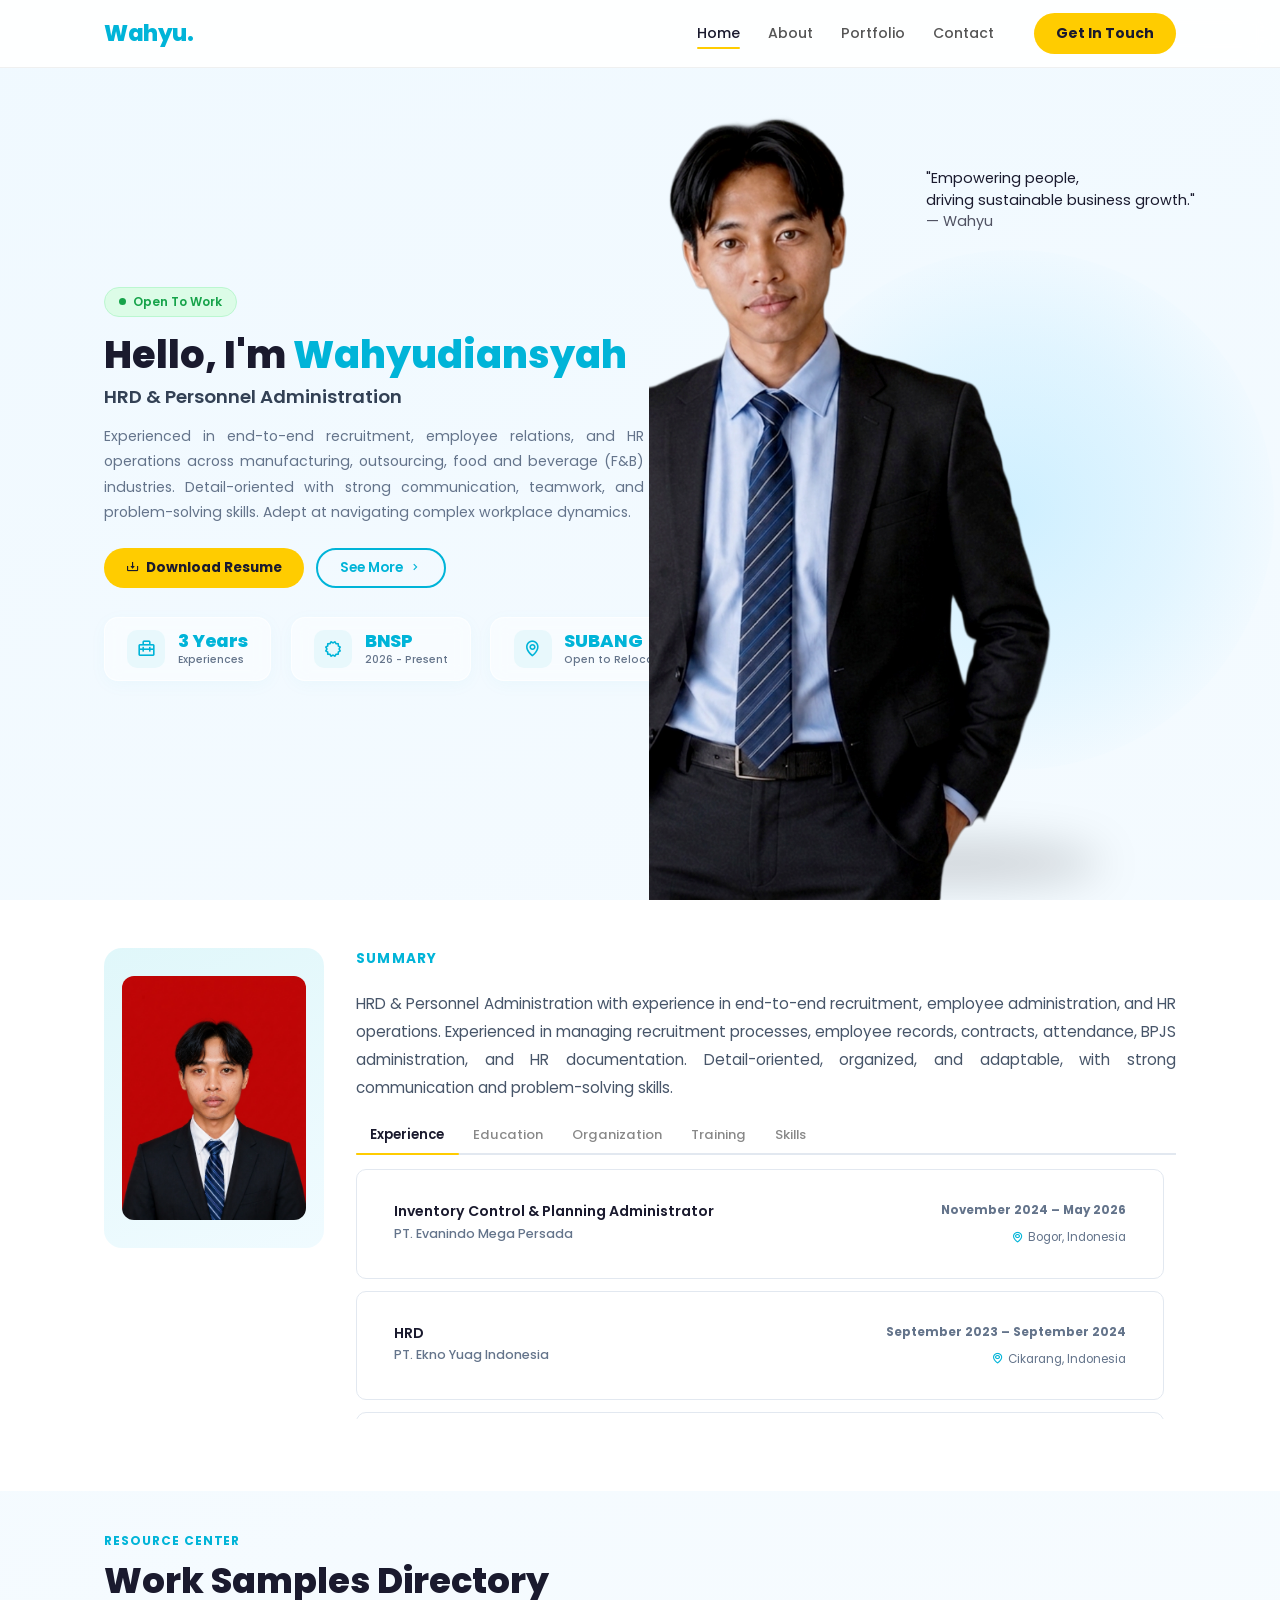
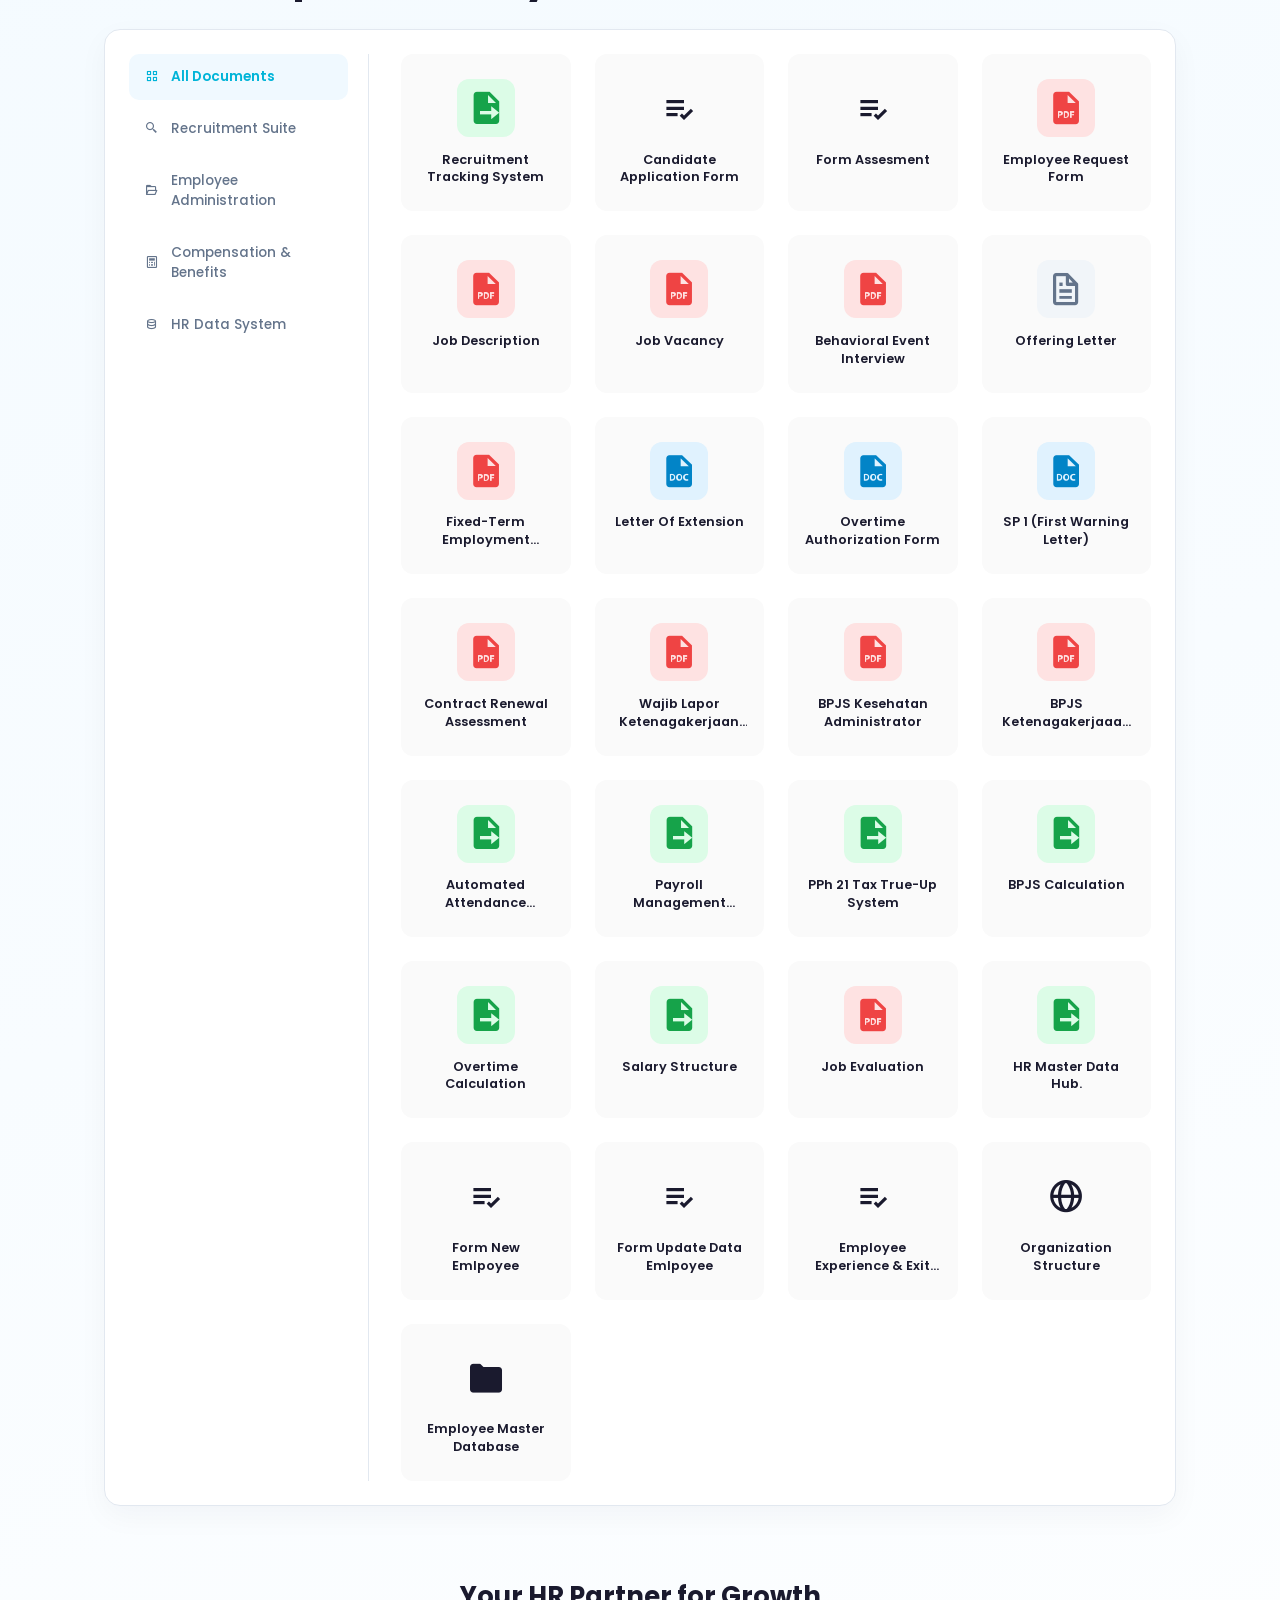
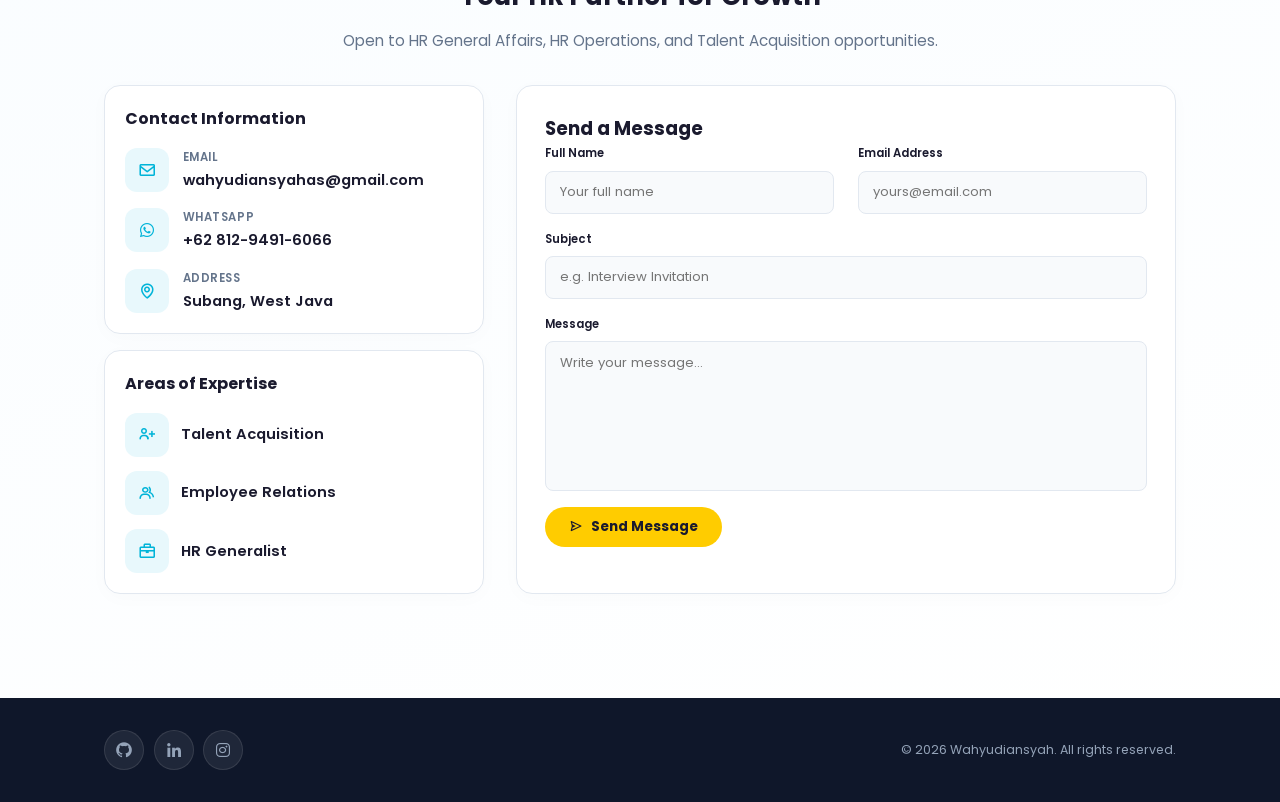
<file: index.html>
<!DOCTYPE html>
<html lang="en">
<head>
  <meta charset="UTF-8" />
  <meta name="viewport" content="width=device-width, initial-scale=1.0" />
  <title>Wahyu. — HR Portfolio</title>
  <link rel="preconnect" href="https://fonts.googleapis.com" />
  <link rel="preconnect" href="https://fonts.gstatic.com" crossorigin />
  <link href="https://fonts.googleapis.com/css2?family=Poppins:wght@300;400;500;600;700;800&display=swap" rel="stylesheet" />
  <link href="https://unpkg.com/boxicons@2.1.4/css/boxicons.min.css" rel="stylesheet" />
  <link rel="stylesheet" href="style.css" />
</head>
<body>

<!-- ============================================================
     HEADER
============================================================ -->
<header class="header">
  <div class="header-inner">
    <a href="#home" class="logo">Wahyu.</a>
    <nav class="navbar" id="navbar">
      <a href="#home" class="active">Home</a>
      <a href="#about">About</a>
      <a href="#portfolio">Portfolio</a>
      <a href="#contact">Contact</a>
    </nav>
    <a href="https://wa.link/5px7mt" target="_blank" rel="noopener" class="contact-btn">Get In Touch</a>
    <i class="bx bx-menu menu-icon" id="menuIcon"></i>
  </div>
</header>

<!-- ============================================================
     HERO SECTION
============================================================ -->
<section id="home">
  <div class="home-inner">
    <div class="home-left">
      <div class="home-text">
        <span class="hero-badge"><span class="badge-dot"></span>Open To Work</span>
        <h1>Hello, I'm <span class="cyan">Wahyudiansyah</span></h1>
        <h3>HRD & Personnel Administration</h3>
        <p>Experienced in end-to-end recruitment, employee relations, and HR operations across manufacturing, outsourcing, food and beverage (F&B) industries. Detail-oriented with strong communication, teamwork, and problem-solving skills. Adept at navigating complex workplace dynamics.</p>
        <div class="hero-buttons">
          <a href="Galery/Resume.pdf" class="btn-primary" download><i class="bx bx-download"></i> Download Resume</a>
          <a href="#about" class="btn-secondary scroll-link">See More <i class="bx bx-chevron-right"></i></a>
        </div>
      </div>
      <div class="hero-stats">
        <div class="stat-card">
          <div class="stat-icon-wrapper">
            <i class="bx bx-briefcase-alt-2"></i>
          </div>
          <div class="stat-info">
            <span class="stat-num cyan">3 Years</span>
            <span class="stat-desc">Experiences</span>
          </div>
        </div>
        <div class="stat-card">
          <div class="stat-icon-wrapper">
            <i class="bx bx-certification"></i>
          </div>
          <div class="stat-info">
            <span class="stat-num cyan">BNSP</span>
            <span class="stat-desc">2026 - Present</span>
          </div>
        </div>
        <div class="stat-card">
          <div class="stat-icon-wrapper">
            <i class="bx bx-map"></i>
          </div>
          <div class="stat-info">
            <span class="stat-num cyan">SUBANG</span>
            <span class="stat-desc">Open to Relocation</span>
          </div>
        </div>
      </div>
    </div>
    <div class="home-right">
    <img class="hero-image" id="profileImage" src="Galery/mainprofile.png" alt="Foto Utama">

    <div class="hero-quote">
        <p>"Empowering people,<br>driving sustainable business growth."</p>
        <p class="hero-quote-author">— Wahyu</p>
    </div>
  </div>
</section>

<!-- ============================================================
     ABOUT SECTION
============================================================ -->
<section id="about" class="section section-alt">
  <div class="container">
    <div class="about-grid">

      <div class="about-photo-card fade-in">
        <div class="about-photo-frame">
          <img class="about-photo-img" src="Galery/trams.png" alt="profile photo" />
        </div>
      </div>

      <div class="about-content fade-in">
        <div class="about-summary">
          <h4 class="summary-label">Summary</h4>
          <p class="summary-text">
            HRD & Personnel Administration with experience in end-to-end recruitment, employee administration, and HR operations. Experienced in managing recruitment processes, employee records, contracts, attendance, BPJS administration, and HR documentation. Detail-oriented, organized, and adaptable, with strong communication and problem-solving skills.
          </p>
        </div>

        <div class="about-tabs" role="tablist">
          <button class="tab-btn active" data-tab="experience">Experience</button>
          <button class="tab-btn" data-tab="education">Education</button>
          <button class="tab-btn" data-tab="organization">Organization</button>
          <button class="tab-btn" data-tab="training">Training</button>
          <button class="tab-btn" data-tab="skills">Skills</button>
        </div>

        <!-- EXPERIENCE -->
        <div class="tab-content active" id="tab-experience" role="tabpanel">
          <div class="tab-scroll">

            <!-- ITEM 1 -->
            <div class="exp-item experience-card">
              <div class="exp-header">
                <div class="exp-left">
                  <h4 class="exp-title">Inventory Control &amp; Planning Administrator</h4>
                  <p class="exp-company">PT. Evanindo Mega Persada</p>
                </div>

                <div class="exp-right-group">
                  <span class="exp-period">November 2024 – May 2026</span>
                  <p class="exp-location"><i class="bx bx-map"></i> Bogor, Indonesia</p>
                </div>
              </div>

              <div class="exp-details">
                <h5>Job Description</h5>
                <ul>
                  <li>Managed the procurement process from Purchase Request (PR) to Purchase Order (PO).</li>
                  <li>Coordinated with vendors regarding product availability, pricing, and delivery schedules.</li>
                  <li>Managed inventory records and monitored stock conditions regularly.</li>
                  <li>Recorded billing and credit memo transactions accurately and systematically.</li>
                  <li>Prepared inventory and procurement reports for cross-department coordination.</li>
                </ul>
              </div>
            </div>

            <!-- ITEM 2 -->
            <div class="exp-item experience-card">
              <div class="exp-header">
                <div class="exp-left">
                  <h4 class="exp-title">HRD</h4>
                  <p class="exp-company">PT. Ekno Yuag Indonesia</p>
                </div>

                <div class="exp-right-group">
                  <span class="exp-period">September 2023 – September 2024</span>
                  <p class="exp-location"><i class="bx bx-map"></i> Cikarang, Indonesia</p>
                </div>
              </div>

              <div class="exp-details">
                <h5>Job Description</h5>
                <ul>
                  <li>Managed end-to-end recruitment based on manpower requests and position requirements.</li>
                  <li>Conducted job postings, candidate screening, assessments, and interviews based on requirements.</li>
                  <li>Prepared offering letters, PKWT/PKWTT contracts, and employee contract renewal documentation.</li>
                  <li>Managed employee data, attendance, leave, permission, overtime, and HR document filing.</li>
                  <li>Handled employee issues and disciplinary matters in accordance with company policies.</li>
                  <li>Prepared internal communication materials related to company policies and work ethics.</li>
                  <li>Handled general affairs needs, including workplace assets and facilities.</li>
                </ul>
              </div>
            </div>

            <!-- ITEM 3 -->
            <div class="exp-item experience-card">
              <div class="exp-header">
                <div class="exp-left">
                  <h4 class="exp-title">HR Staff</h4>
                  <p class="exp-company">PT. Trans Burger</p>
                </div>

                <div class="exp-right-group">
                  <span class="exp-period">December 2022 – June 2023</span>
                  <p class="exp-location"><i class="bx bx-map"></i> Jakarta, Indonesia</p>
                </div>
              </div>

              <div class="exp-details">
                <h5>Job Description</h5>
                <ul>
                  <li>Managed recruitment from sourcing, screening, and assessment to interviews based on required qualifications.</li>
                  <li>Managed PKWT contracts, contract renewals, and employee discipline in accordance with company policies.</li>
                  <li>Managed employee onboarding and distributed uniforms and work equipment.</li>
                  <li>Managed employee data, attendance, leave, permission, and employee administrative documents.</li>
                  <li>Managed BPJS administration through employee registration, data changes, and membership transfers.</li>
                  <li>Prepared training administration, including participants, schedules, venues, equipment, and feedback.</li>
                </ul>
              </div>
            </div>

          </div>
        </div>
        <!-- /EXPERIENCE -->


        <!-- EDUCATION -->
        <div class="tab-content" id="tab-education" role="tabpanel">
          <div class="tab-scroll">

            <!-- ITEM 1: UNIVERSITAS SUBANG -->
            <div class="exp-item">
              <div class="exp-header">
                <div class="exp-left">
                  <h4 class="exp-title">Bachelor's Degree</h4>
                  <p class="edu-major">Faculty of Communication Science</p>
                  <p class="exp-company">Universitas Subang</p>
                  <p class="exp-location"><i class="bx bx-award"></i> GPA: 3.34 / 4.00</p>
                </div>

                <div class="exp-right-group">
                  <span class="exp-period">September 2018 – Aug 2022</span>

                  <div class="item-foot">
                    <a href="#" class="doc-link" data-modal data-file="Galery/Ijazah.png" data-title="Ijazah – Universitas Subang">
                      <i class="bx bx-id-card"></i> Ijazah
                    </a>
                    <a href="#" class="doc-link" data-modal data-file="Galery/Transkip.jpg" data-title="Transcript – Universitas Subang">
                      <i class="bx bx-file"></i> Transcript
                    </a>
                  </div>
                </div>
              </div>
            </div>

            <!-- ITEM 2: SERTIFIKASI BNSP -->
            <div class="exp-item">
              <div class="exp-header">
                <div class="exp-left">
                  <h4 class="exp-title">Human Resources Staff</h4>
                  <p class="exp-company">National Professional Certification Board (BNSP)</p>
                </div>

                <div class="exp-right-group">
                  <span class="exp-period"> May 2026 - May 2029</span>

                  <div class="item-foot">
                    <a href="#" class="doc-link" data-modal data-file="Sertifikat/SK.pdf" data-title="SK Kelulusan BNSP — Statement of Passing">
                      <i class="bx bx-file-blank"></i> Decree
                    </a>
                    <a href="#" class="doc-link" data-modal data-file="Galery/BNSP.jpg" data-title="BNSP Competency Certificate">
                      <i class="bx bx-id-card"></i> Certificate
                    </a>
                  </div>
                </div>
              </div>
            </div>

          </div>
        </div>
        <!-- /EDUCATION -->


        <!-- ORGANIZATION -->
        <div class="tab-content" id="tab-organization" role="tabpanel">
          <div class="tab-scroll">

            <!-- ITEM 1: BEM FIKOM -->
            <div class="exp-item">
              <div class="exp-header">
                <div class="exp-left">
                  <div class="org-title-row">
                    <h4 class="exp-title">Staff of Public Relations</h4>
                    <span class="exp-period">July 2019 – July 2020</span>
                  </div>

                  <p class="exp-company">BEM FIKOM — Universitas Subang</p>

                  <div class="org-location-box">
                    <i class="bx bx-group"></i>
                    <span class="exp-justified-text">
                      Managed external communications, sponsorships, and served as event Master of Ceremonies (MC).
                    </span>
                  </div>
                </div>
              </div>
            </div>

            <!-- ITEM 2: LPM UNIVERSITAS SUBANG -->
            <div class="exp-item">
              <div class="exp-header">
                <div class="exp-left">
                  <div class="org-title-row">
                    <h4 class="exp-title">Head of Journalism Division</h4>
                    <span class="exp-period">December 2018 – June 2019</span>
                  </div>

                  <p class="exp-company">LPM — Universitas Subang</p>

                  <div class="org-location-box">
                    <i class="bx bx-crown"></i>
                    <span class="exp-justified-text">
                      Led the student press editorial team, authored news articles, and managed digital publishing workflows.
                    </span>
                  </div>
                </div>
              </div>
            </div>

          </div>
        </div>
        <!-- /ORGANIZATION -->


        <!-- TRAINING -->
        <div class="tab-content" id="tab-training" role="tabpanel">
          <div class="tab-scroll">

            <!-- 2. HRGA STAFF -->
            <div class="tr-item cert-card">
              <div class="exp-header">
                <div class="exp-left">
                  <h4 class="exp-title">Human Resource &amp; General Affair Staff (HRGA)</h4>
                  <p class="exp-company">PT. MSDM Indonesia Bisa (MSDM.net)</p>
                </div>

                <div class="exp-right-group">
                  <span class="exp-period">April 2026</span>

                  <div class="item-foot">
                    <a href="#" class="doc-link" data-modal data-file="Sertifikat/MSDM-HRGA.pdf" data-title="HRGA Staff – MSDM.net">
                      <i class="bx bx-file-blank"></i> Certificate
                    </a>
                  </div>
                </div>
              </div>
            </div>

            <!-- 3. RECRUITER TRAINING -->
            <div class="tr-item cert-card">
              <div class="exp-header">
                <div class="exp-left">
                  <h4 class="exp-title">Recruiter Training Specialist</h4>
                  <p class="exp-company">PT. MSDM Indonesia Bisa (MSDM.net)</p>
                </div>

                <div class="exp-right-group">
                  <span class="exp-period">September 2025</span>

                  <div class="item-foot">
                    <a href="#" class="doc-link" data-modal data-file="Sertifikat/MSDM-REC.pdf" data-title="Recruiter Training – MSDM.net">
                      <i class="bx bx-file-blank"></i> Certificate
                    </a>
                  </div>
                </div>
              </div>
            </div>

            <!-- 4. INDUSTRIAL RELATION -->
            <div class="tr-item cert-card">
              <div class="exp-header">
                <div class="exp-left">
                  <h4 class="exp-title">Industrial Relation Training</h4>
                  <p class="exp-company">PT. MSDM Indonesia Bisa (MSDM.net)</p>
                </div>

                <div class="exp-right-group">
                  <span class="exp-period">August 2025</span>

                  <div class="item-foot">
                    <a href="#" class="doc-link" data-modal data-file="Sertifikat/MSDM-IR.pdf" data-title="Industrial Relation – MSDM.net">
                      <i class="bx bx-file-blank"></i> Certificate
                    </a>
                  </div>
                </div>
              </div>
            </div>

            <!-- 5. PAYROLL -->
            <div class="tr-item cert-card">
              <div class="exp-header">
                <div class="exp-left">
                  <h4 class="exp-title">Payroll Administration Training</h4>
                  <p class="exp-company">PT. MSDM Indonesia Bisa (MSDM.net)</p>
                </div>

                <div class="exp-right-group">
                  <span class="exp-period">July 2025</span>

                  <div class="item-foot">
                    <a href="#" class="doc-link" data-modal data-file="Sertifikat/MSDM-PAY.pdf" data-title="Payroll Training – MSDM.net">
                      <i class="bx bx-file-blank"></i> Certificate
                    </a>
                  </div>
                </div>
              </div>
            </div>

            <!-- 1. TALENTIV ACADEMY -->
            <div class="tr-item cert-card training-group">
              <div class="tr-top">
                <div class="tr-name">Bootcamp Human Resources</div>
              </div>

              <div class="tr-meta">
                <span class="tr-org">Talentiv Academy x Dayamarkara Universitas Indonesia</span>
              </div>

              <div class="training-row-container">

                <div class="training-row">
                  <div class="tr-row-left">
                    <div class="tr-row-text"><strong>Talent Acquisition Training</strong></div>
                  </div>
                  <span class="tr-date">February 2025</span>
                </div>

                <div class="training-row">
                  <div class="tr-row-left">
                    <div class="tr-row-text"><strong>Microsoft Excel for HR</strong></div>
                  </div>
                  <span class="tr-date">January 2025</span>
                </div>

                <div class="training-row">
                  <div class="tr-row-left">
                    <div class="tr-row-text"><strong>Human Resource &amp; General Affair (HRGA)</strong></div>
                  </div>
                  <span class="tr-date">January 2025</span>
                </div>

                <div class="tr-row-sub">
                  <a href="#" class="cert-link" data-modal data-file="Portofolio/bootcamp.pdf" data-title="Final Project Presentation – Talentiv">
                    <i class="bx bx-briefcase"></i> View Project
                  </a>
                  <a href="#" class="cert-link" data-modal data-file="Sertifikat/Talentiv.pdf" data-title="All Certificates – Talentiv">
                    <i class="bx bx-file-blank"></i> Certificate
                  </a>
                </div>

              </div>
            </div>

            <!-- 6. SAP -->
            <div class="tr-item cert-card">
              <div class="exp-header">
                <div class="exp-left">
                  <h4 class="exp-title">SAP Competency Framework</h4>
                  <p class="exp-company">PT Buana Cipta Chahra (Chahra Event)</p>
                </div>

                <div class="exp-right-group">
                  <span class="exp-period">November 2024</span>

                  <div class="item-foot">
                    <a href="#" class="doc-link" data-modal data-file="Sertifikat/SAP.pdf" data-title="SAP Competency Framework – Chahra">
                      <i class="bx bx-file-blank"></i> Certificate
                    </a>
                  </div>
                </div>
              </div>
            </div>

            <!-- 7. ADVANCED EXCEL -->
            <div class="tr-item cert-card">
              <div class="exp-header">
                <div class="exp-left">
                  <h4 class="exp-title">Advanced Microsoft Excel for Office Personnel</h4>
                  <p class="exp-company">LKP Vistama Comtech (Prakerja)</p>
                </div>

                <div class="exp-right-group">
                  <span class="exp-period">June 2024</span>

                  <div class="item-foot">
                    <a href="#" class="doc-link" data-modal data-file="Sertifikat/Excel.pdf" data-title="Advanced Microsoft Excel – Vistama">
                      <i class="bx bx-file-blank"></i> Certificate
                    </a>
                  </div>
                </div>
              </div>
            </div>

          </div>
        </div>
        <!-- /TRAINING -->


        <!-- SKILLS -->
        <div class="tab-content" id="tab-skills" role="tabpanel">
          <div class="tab-scroll">

            <div class="skills-humanist-panel">

              <div class="skill-humanist-group">
                <h5 class="skill-humanist-label">COMPETENCIES</h5>

                <div class="skill-humanist-row">
                  <span class="sk">Recruitment & Selection</span>
                  <span class="sk">Interview & Assesment</span>
                  <span class="sk">HR Administration</span>
                  <span class="sk">Employee Relations</span>
                  <span class="sk">Payroll & Benefit</span>
                  <span class="sk">BPJS Administration</span>
                  <span class="sk">Attendance Management</span>
                  <span class="sk">Contract Management</span>
                  <span class="sk">Labor & Law</span>
                  <span class="sk">HR Policies</span>
                </div>
              </div>

              <div class="skill-humanist-group">
                <h5 class="skill-humanist-label">SOFTWARE &amp; APPLICATIONS</h5>

                <div class="skill-logo-row">

                  <!-- Microsoft Office -->
                  <span class="sk-logo" title="Microsoft Office">
                    <img src="assets/Office.png" alt="Microsoft Office">
                  </span>

                  <!-- Microsoft Excel -->
                  <span class="sk-logo" title="Microsoft Excel">
                    <img src="assets/excel.png" alt="Microsoft Excel">
                  </span>

                  <!-- Google Workspace -->
                  <span class="sk-logo" title="Google Workspace">
                    <img src="assets/sheets.png" alt="Sheets">
                  </span>

                  <!-- SAP HRIS -->
                  <span class="sk-logo" title="SAP">
                    <img src="assets/sap.png" alt="SAP">
                  </span>

                  <!-- Mekari Talenta HRIS -->
                  <span class="sk-logo" title="Mekari Talenta">
                    <img src="assets/Mekari.png" alt="Mekari Talenta">
                  </span>

                  <!-- Application Tracking System -->
                  <span class="sk-logo" title="Applicatin Tracking System">
                    <img src="assets/zoho.png" alt="Zoho Recruit">
                  </span>

                </div>
              </div>

            </div>
          </div>
        </div>
        <!-- /SKILLS -->

      </div>
      <!-- /about-content -->

    </div>
    <!-- /about-grid -->
  </div>
  <!-- /container -->
</section>
<!-- /ABOUT SECTION -->
  
<!-- ============================================================
     PORTFOLIO SECTION
============================================================ -->
<section id="portfolio" class="section">
  <div class="container">
    <div class="portfolio-hero">
      <span class="section-kicker">Resource Center</span>
      <h2>Work Samples Directory</h2>
    </div>
    <div class="drive-container">
      <aside class="drive-sidebar">
        <button class="drive-nav-btn active" data-drive-target="all">
          <i class="bx bx-grid-alt"></i> All Documents
        </button>
        <button class="drive-nav-btn" data-drive-target="recruitment">
          <i class="bx bx-search-alt-2"></i> Recruitment Suite
        </button>
        <button class="drive-nav-btn" data-drive-target="operations">
          <i class="bx bx-folder-open"></i> Employee Administration
        </button>
        <button class="drive-nav-btn" data-drive-target="payroll">
          <i class="bx bx-calculator"></i> Compensation &amp; Benefits
        </button>
        <button class="drive-nav-btn" data-drive-target="database">
          <i class="bx bx-data"></i> HR Data System
        </button>
      </aside>
      <main class="drive-content">
        <div class="drive-files-list grid-view" id="driveFilesList">
          </div>
      </main>
    </div>
  </div>
</section>
<!-- /PORTFOLIO SECTION -->

<!-- ============================================================
     CONTACT SECTION
============================================================ -->
<section id="contact" class="contact-section">
  <div class="container">

    <!-- Heading & Description -->
    <div class="section-header">
      <h2>Your HR Partner for Growth</h2>
      <p>
        Open to HR General Affairs, HR Operations, and Talent Acquisition opportunities.
      </p>
    </div>

    <div class="contact-wrapper">

      <!-- Contact Info -->
      <div class="contact-info">

        <!-- Contact Information -->
        <div class="info-card">
          <h3>Contact Information</h3>

          <div class="info-item">
            <i class="bx bx-envelope"></i>
            <div>
              <span>Email</span>
              <p>wahyudiansyahas@gmail.com</p>
            </div>
          </div>

          <div class="info-item">
            <i class="bx bxl-whatsapp"></i>
            <div>
              <span>WhatsApp</span>
              <p>+62 812-9491-6066</p>
            </div>
          </div>

          <div class="info-item">
            <i class="bx bx-map"></i>
            <div>
              <span>Address</span>
              <p>Subang, West Java</p>
            </div>
          </div>
        </div>

        <!-- Work Preference -->
        <div class="info-card">
          <h3>Areas of Expertise</h3>
          <div class="status-item"><i class="bx bx-user-plus"></i><span>Talent Acquisition</span></div>
          <div class="status-item"><i class="bx bx-group"></i><span>Employee Relations</span></div>
          <div class="status-item"><i class="bx bx-briefcase"></i><span>HR Generalist</span></div>
        </div>

      </div>

      <!-- Contact Form -->
      <div class="contact-form-card">
        <h3 class="form-card-title">Send a Message</h3>

        <form id="contactForm" class="contact-form" action="https://formsubmit.co/wahyudiansyahas@gmail.com" method="POST">

          <input type="hidden" name="_next" value="https://formsubmit.co/thank-you.html">
          <input type="hidden" name="_captcha" value="false">
          <input type="hidden" name="_template" value="table">

          <div class="form-row">
            <div class="form-group">
              <label>Full Name</label>
              <input type="text" name="name" placeholder="Your full name" required>
            </div>
            <div class="form-group">
              <label>Email Address</label>
              <input type="email" name="email" placeholder="yours@email.com" required>
            </div>
          </div>

          <div class="form-group">
            <label>Subject</label>
            <input type="text" name="subject" placeholder="e.g. Interview Invitation">
          </div>

          <div class="form-group">
            <label>Message</label>
            <textarea name="message" placeholder="Write your message..." required></textarea>
          </div>

          <div class="form-footer">
            <button type="submit" id="formSubmitBtn" class="form-submit">
              <i class="bx bx-send"></i> Send Message
            </button>
            <span id="formSuccess" class="form-success">Message sent successfully.</span>
          </div>
        </form>
      </div>

    </div>
  </div>
</section>

<!-- ============================================================
     FOOTER
============================================================ -->
<footer>
  <div class="container">
    <div class="footer-inner">
      <div class="footer-socials">
        <a href="https://github.com" target="_blank" rel="noopener" class="social-link">
          <i class="bx bxl-github"></i>
        </a>
        <a href="https://linkedin.com" target="_blank" rel="noopener" class="social-link">
          <i class="bx bxl-linkedin"></i>
        </a>
        <a href="https://instagram.com" target="_blank" rel="noopener" class="social-link">
          <i class="bx bxl-instagram"></i>
        </a>
      </div>
      <p class="footer-copy">
        &copy; 2026 Wahyudiansyah. All rights reserved.
      </p>
    </div>
  </div>
</footer>

<!-- ============================================================
     DOCUMENT VIEWER MODAL
============================================================ -->
<div id="docModal" class="doc-modal">
  <div class="doc-container">
    <div class="doc-toolbar">
      <span id="docTitle">Document Preview</span>
      <div class="doc-actions">
        <button id="fullscreenBtn" class="doc-btn"><i class="bx bx-fullscreen"></i></button>
        <button id="closeDocModal" class="doc-btn"><i class="bx bx-x"></i></button>
      </div>
    </div>
    <div class="doc-viewer">
      <iframe id="docFrame" class="doc-frame"></iframe>
      <img id="docImage" class="doc-image" style="display:none;" alt="Preview">
    </div>
  </div>
</div>

<!-- ============================================================
     REFERENCE REQUEST MODAL
============================================================ -->
<div class="modal-container" id="refModal">
  <div class="modal-content-box">
    <button class="modal-close-btn" id="closeRefModalBtn">&times;</button>
    <div class="modal-inner">
      <i class="bx bx-shield-quarter modal-icon"></i>
      <h4 class="modal-title">Reference Request</h4>
      <p class="modal-desc">
        References are available upon request. Please contact me directly via WhatsApp to request supervisor contact details for <span id="modalCompanyName"></span>.
      </p>
      <a id="waRefLink" href="" target="_blank" class="doc-link wa-btn">
        <i class="bx bxl-whatsapp"></i> Request via WhatsApp
      </a>
    </div>
  </div>
</div>

<script src="script.js"></script>
</body>
</html>
</file>
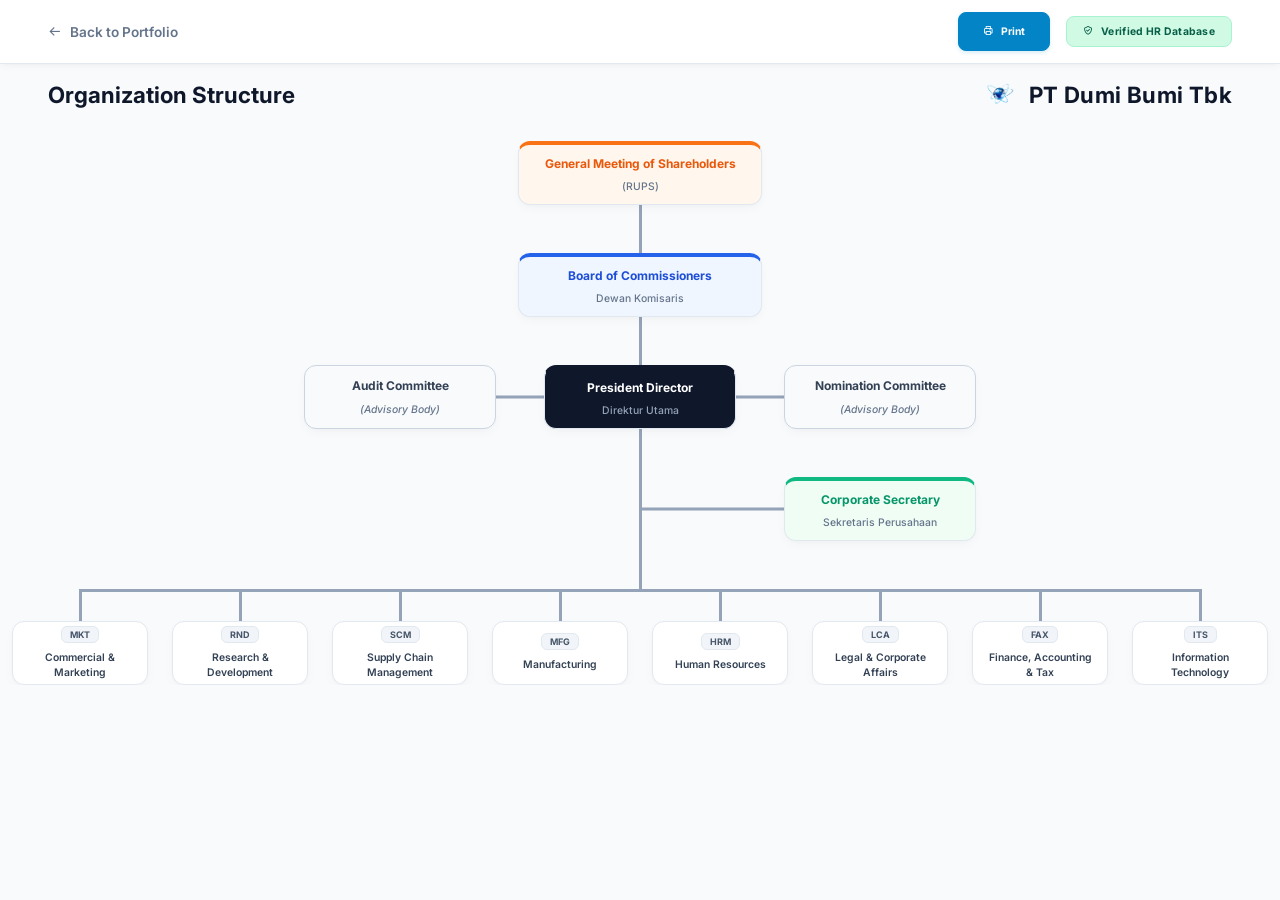
<file: Portofolio/Struktur Organisasi/so.html>
<!DOCTYPE html>
<html lang="en">
<head>
    <meta charset="UTF-8">
    <meta name="viewport" content="width=device-width, initial-scale=1.0">
    <title>Organization Structure - PT Dumi Bumi Tbk</title>
    <!-- Core CSS & Fonts -->
    <link rel="stylesheet" href="so.css">
    <link href="https://unpkg.com/boxicons@2.1.4/css/boxicons.min.css" rel="stylesheet">
</head>
<body>

    <!-- ==========================================================
         TOP NAVIGATION
    ========================================================== -->
    <nav class="org-top-bar">
        <a href="../../index.html" class="btn-back">
            <i class='bx bx-arrow-back'></i> Back to Portfolio
        </a>
        <div class="toolbar-actions">
            <button onclick="window.print()" class="btn-tool">
                <i class='bx bx-printer'></i> Print
            </button>
            <span class="view-badge-status">
                <i class='bx bx-check-shield'></i> Verified HR Database
            </span>
        </div>
    </nav>

    <!-- MAIN SCROLL CONTAINER -->
    <main class="org-scroll-container">

        <!-- ==========================================================
             HEADER
        ========================================================== -->
        <header class="company-header">
            <h1 class="page-title">Organization Structure</h1>
            <div class="company-brand">
                <img src="dumibumi.png" alt="PT Dumi Bumi Tbk" class="company-logo">
                <span class="company-name">PT Dumi Bumi Tbk</span>
            </div>
        </header>

        <!-- ==========================================================
             ORGANIZATION TREE
        ========================================================== -->
        <section class="organization-tree-wrapper">
            <div class="org-tree">

                <!-- LEVEL 1: SHAREHOLDERS -->
                <div class="tree-node parent-node level-1">
                    <div class="org-card card-rups">
                        <h3>General Meeting of Shareholders</h3>
                        <small>(RUPS)</small>
                    </div>

                    <div class="spine-line"></div>

                    <!-- LEVEL 2: DEWAN KOMISARIS -->
                    <div class="tree-node parent-node level-2">
                        <div class="org-card card-commissioner">
                            <h3>Board of Commissioners</h3>
                            <p>Dewan Komisaris</p>
                        </div>

                        <div class="spine-line"></div>

                        <!-- LEVEL 3: EXECUTIVE ROW -->
                        <div class="management-executive-row">

                            <!-- ADVISORY BODY LEFT -->
                            <div class="advisory-wing left-wing">
                                <div class="org-card card-committee">
                                    <h3>Audit Committee</h3>
                                    <small class="lbl-advisory">(Advisory Body)</small>
                                </div>
                            </div>

                            <!-- PRESIDENT DIRECTOR -->
                            <div class="org-card card-director">
                                <h3>President Director</h3>
                                <small>Direktur Utama</small>
                            </div>

                            <!-- ADVISORY BODY RIGHT -->
                            <div class="advisory-wing right-wing">
                                <div class="org-card card-committee">
                                    <h3>Nomination Committee</h3>
                                    <small class="lbl-advisory">(Advisory Body)</small>
                                </div>
                            </div>

                        </div> <!-- END LEVEL 3 -->

                        <div class="spine-line"></div>

                        <!-- LEVEL 3B: CORPORATE SECRETARY BRANCH -->
                        <div class="secretary-branch-row">
                            <div class="branch-trunk"></div>
                            <div class="advisory-wing right-wing">
                                <div class="org-card card-secretary">
                                    <h3>Corporate Secretary</h3>
                                    <small>Sekretaris Perusahaan</small>
                                </div>
                            </div>
                        </div> <!-- END LEVEL 3B -->

                        <div class="backbone-continuation-line"></div>

                        <!-- LEVEL 4: DIVISION GRID -->
                        <div class="divisions-grid-container">
                            <div class="divisions-grid-matrix">

                                <div class="grid-node-item">
                                    <div class="division-vertical-line"></div>
                                    <div class="org-card card-division">
                                        <span class="div-badge">MKT</span>
                                        <h3>Commercial & Marketing</h3>
                                    </div>
                                </div>

                                <div class="grid-node-item">
                                    <div class="division-vertical-line"></div>
                                    <div class="org-card card-division">
                                        <span class="div-badge">RND</span>
                                        <h3>Research & Development</h3>
                                    </div>
                                </div>

                                <div class="grid-node-item">
                                    <div class="division-vertical-line"></div>
                                    <div class="org-card card-division">
                                        <span class="div-badge">SCM</span>
                                        <h3>Supply Chain Management</h3>
                                    </div>
                                </div>

                                <div class="grid-node-item">
                                    <div class="division-vertical-line"></div>
                                    <div class="org-card card-division">
                                        <span class="div-badge">MFG</span>
                                        <h3>Manufacturing</h3>
                                    </div>
                                </div>

                                <div class="grid-node-item">
                                    <div class="division-vertical-line"></div>
                                    <div class="org-card card-division">
                                        <span class="div-badge">HRM</span>
                                        <h3>Human Resources</h3>
                                    </div>
                                </div>

                                <div class="grid-node-item">
                                    <div class="division-vertical-line"></div>
                                    <div class="org-card card-division">
                                        <span class="div-badge">LCA</span>
                                        <h3>Legal & Corporate Affairs</h3>
                                    </div>
                                </div>

                                <div class="grid-node-item">
                                    <div class="division-vertical-line"></div>
                                    <div class="org-card card-division">
                                        <span class="div-badge">FAX</span>
                                        <h3>Finance, Accounting & Tax</h3>
                                    </div>
                                </div>

                                <div class="grid-node-item">
                                    <div class="division-vertical-line"></div>
                                    <div class="org-card card-division">
                                        <span class="div-badge">ITS</span>
                                        <h3>Information Technology</h3>
                                    </div>
                                </div>

                            </div> <!-- END GRID MATRIX -->
                        </div> <!-- END LEVEL 4 -->

                    </div> <!-- END LEVEL 2 -->
                </div> <!-- END LEVEL 1 -->

            </div>
        </section>
    </main>

</body>
</html>
</file>
<file: style.css>
/* ============================================================
   RESET & VARIABLES
============================================================ */
*, *::before, *::after {
  box-sizing: border-box;
  margin: 0;
  padding: 0;
}

:root {
  --cyan:    #00b4d8;
  --cyan-lt: #e8f8fc;
  --yellow:  #ffcc00;
  --navy:    #1a1a2e;
  --muted:   #64748b;
  --border:  #e2e8f0;
  --surface: #ffffff;
  --bg:      #f0f9ff;
  --nav-h:   68px;
  --pad-x:   5%;
  --max-w:   1200px;
  --r:       10px;
  --r-s:     8px;
}

html {
  scroll-behavior: smooth;
  width: 100%;
  overflow-x: hidden;
}

body {
  font-family: 'Poppins', sans-serif;
  color: var(--navy);
  background: linear-gradient(160deg, #f0f9ff 0%, #f8fcff 60%, #fff 100%);
  line-height: 1.6;
  overflow-x: hidden;
  max-width: 100%;
}

a {
  text-decoration: none;
  color: inherit;
}

img {
  max-width: 100%;
  display: block;
}

ul {
  list-style: none;
}

button {
  font-family: inherit;
  cursor: pointer;
}

input,
textarea,
select {
  max-width: 100%;
  min-width: 0;
}

section[id] {
  scroll-margin-top: var(--nav-h);
}

.container {
  width: 100%;
  max-width: var(--max-w);
  margin-inline: auto;
  padding-inline: var(--pad-x);
}

.cyan {
  color: var(--cyan);
}


/* ============================================================
   GLOBAL — FADE-IN
============================================================ */
.fade-in {
  opacity: 0;
  transform: translateY(16px);
  transition: opacity .48s ease, transform .48s ease;
}

.fade-in.visible {
  opacity: 1;
  transform: translateY(0);
}


/* ============================================================
   GLOBAL — SKILL TAGS
============================================================ */
.sk {
  background: #f1f5f9;
  color: #334155;
  padding: .4rem .75rem;
  border-radius: 6px;
  font-size: .85rem;
  font-weight: 500;
  white-space: nowrap;
  border: 1px solid var(--border);
  display: inline-block;
}


/* ============================================================
   GLOBAL — SECTION SHARED
============================================================ */
.section {
  padding-block: 72px;
}

.section-alt {
  background: var(--surface);
}

.section-title {
  font-size: clamp(1.45rem, 2.7vw, 1.95rem);
  font-weight: 700;
  margin-bottom: .65rem;
}

.section-center {
  text-align: center;
}

.section-sub {
  font-size: .9rem;
  color: var(--muted);
  margin-bottom: 2.5rem;
}

.section-kicker {
  display: block;
  font-size: .75rem;
  font-weight: 700;
  text-transform: uppercase;
  letter-spacing: .08em;
  color: var(--cyan);
  margin-bottom: .2rem;
}


/* ============================================================
   GLOBAL — EXPERIENCE / CARD SHARED LAYOUT
============================================================ */
.exp-item {
  border: 1px solid var(--border);
  border-radius: var(--r);
  padding: 1rem 1.2rem;
  margin-bottom: .8rem;
  background: var(--surface);
  width: 100%;
}

.exp-header {
  display: flex;
  justify-content: space-between;
  align-items: flex-start;
  gap: 1.5rem;
  width: 100%;
}

.exp-left {
  flex: 1;
  min-width: 0;
}

.exp-title {
  font-size: .9rem;
  font-weight: 600;
  line-height: 1.3;
  margin-bottom: .12rem;
}

.edu-major,
.exp-company {
  font-size: .78rem;
  font-weight: 500;
  color: var(--muted);
  margin-bottom: .15rem;
}

.exp-location {
  font-size: .75rem;
  color: var(--muted);
  margin-top: .15rem;
  display: flex;
  align-items: center;
  gap: .3rem;
}

.exp-right-group {
  display: flex;
  flex-direction: column;
  align-items: flex-end;
  justify-content: flex-start;
  align-self: stretch;
  flex-shrink: 0;
  text-align: right;
  gap: .4rem;
}

.exp-period,
.tr-date {
  font-size: .72rem;
  font-weight: 700;
  color: #b37c00;
  white-space: nowrap;
  line-height: 1.3;
}

.item-foot {
  display: flex;
  justify-content: flex-end;
  align-items: center;
  gap: .4rem;
  flex-wrap: wrap;
  margin-top: auto;
}


/* ============================================================
   GLOBAL — DOCUMENT LINK BUTTONS
============================================================ */
.doc-link,
.btn-ref-trigger,
.cert-link {
  display: inline-flex;
  align-items: center;
  justify-content: center;
  gap: .3rem;
  padding: .25rem .55rem;
  font-size: .7rem;
  font-weight: 600;
  color: var(--cyan);
  background: transparent;
  border: 1px solid var(--border);
  border-radius: 6px;
  cursor: pointer;
  transition: all .2s ease;
  text-decoration: none;
  white-space: nowrap;
}

.doc-link:hover,
.btn-ref-trigger:hover,
.cert-link:hover {
  background: var(--cyan);
  color: #fff;
  border-color: var(--cyan);
}

.doc-link i,
.btn-ref-trigger i,
.cert-link i {
  font-size: .85rem;
  flex-shrink: 0;
}


/* ============================================================
   HEADER
============================================================ */
.header {
  position: fixed;
  inset: 0 0 auto 0;
  height: var(--nav-h);
  background: rgba(255,255,255,.93);
  backdrop-filter: blur(14px);
  -webkit-backdrop-filter: blur(14px);
  border-bottom: 1px solid rgba(0,0,0,.06);
  z-index: 1000;
}

.header-inner {
  display: flex;
  align-items: center;
  width: 100%;
  max-width: var(--max-w);
  height: 100%;
  margin-inline: auto;
  padding-inline: var(--pad-x);
}

.logo {
  font-size: 1.4rem;
  font-weight: 800;
  color: var(--cyan);
  letter-spacing: -.5px;
  margin-right: auto;
}

.navbar {
  display: flex;
  align-items: center;
  gap: 1.75rem;
  margin-right: 2.5rem;
}

.navbar a {
  position: relative;
  font-size: .88rem;
  font-weight: 500;
  color: #555;
  transition: color .2s;
  white-space: nowrap;
}

.navbar a::after {
  content: '';
  position: absolute;
  left: 0;
  bottom: -4px;
  width: 0;
  height: 2px;
  background: var(--yellow);
  border-radius: 999px;
  transition: width .27s;
}

.navbar a:hover,
.navbar a.active {
  color: var(--navy);
}

.navbar a:hover::after,
.navbar a.active::after {
  width: 100%;
}

.contact-btn {
  background: var(--yellow);
  color: var(--navy);
  border: none;
  padding: 9px 22px;
  border-radius: 999px;
  font-size: .87rem;
  font-weight: 700;
  transition: all .3s ease;
  white-space: nowrap;
  cursor: pointer;
}

.contact-btn:hover {
  transform: translateY(-2px);
  box-shadow: 0 6px 16px rgba(255,204,0,.38);
}

.menu-icon {
  display: none;
  font-size: 1.55rem;
  color: var(--navy);
  margin-left: 1rem;
  cursor: pointer;
}


/* ============================================================
   HERO SECTION
============================================================ */
#home {
  height: 100vh;
  overflow: hidden;
  padding-top: var(--nav-h);
  display: flex;
  align-items: stretch;
}

.home-inner {
  flex: 1;
  display: grid;
  grid-template-columns: 1fr 1fr;
  align-items: stretch;
  gap: 3rem;
  padding: 0 var(--pad-x);
  max-width: var(--max-w);
  margin-inline: auto;
  width: 100%;
  min-height: 0;
}

.home-left {
  display: flex;
  flex-direction: column;
  justify-content: center;
  min-height: 0;
}

.hero-badge {
  display: inline-flex;
  align-items: center;
  gap: .4rem;
  background: #dcfce7;
  color: #16a34a;
  border: 1px solid #bbf7d0;
  padding: .3rem .9rem;
  border-radius: 999px;
  font-size: .75rem;
  font-weight: 600;
  width: fit-content;
  margin-bottom: .2rem;
}

.badge-dot {
  width: 7px;
  height: 7px;
  background: #16a34a;
  border-radius: 50%;
  animation: blink 1.8s ease-in-out infinite;
}

@keyframes blink {
  0%,100% { opacity: 1; }
  50% { opacity: .12; }
}

.home-text {
  display: flex;
  flex-direction: column;
}

.home-text h1 {
  font-size: clamp(1.8rem, 3vw, 2.5rem);
  font-weight: 800;
  line-height: 1.2;
  white-space: normal;
  margin-top: .7rem;
}

.home-text h3 {
  font-size: clamp(1rem, 1.5vw, 1.15rem);
  font-weight: 600;
  color: #334155;
  margin-top: .25rem;
}

.home-text p {
  font-size: clamp(.85rem, 1.1vw, .92rem);
  color: var(--muted);
  line-height: 1.8;
  max-width: 540px;
  text-align: justify;
  margin-top: .8rem;
}

.hero-buttons {
  display: flex;
  gap: .7rem;
  flex-wrap: wrap;
  margin-top: 1.4rem;
}

.btn-primary {
  display: inline-flex;
  align-items: center;
  gap: .4rem;
  background: var(--yellow);
  color: var(--navy);
  padding: 9px 22px;
  border-radius: 999px;
  font-size: .86rem;
  font-weight: 700;
  transition: all .3s ease;
}

.btn-primary:hover {
  transform: translateY(-2px);
  box-shadow: 0 7px 18px rgba(255,204,0,.38);
}

.btn-secondary {
  display: inline-flex;
  align-items: center;
  gap: .35rem;
  border: 2px solid var(--cyan);
  color: var(--cyan);
  padding: 7px 22px;
  border-radius: 999px;
  font-size: .86rem;
  font-weight: 600;
  transition: all .3s ease;
}

.btn-secondary:hover {
  background: var(--cyan);
  color: #fff;
}

.hero-stats {
  display: flex;
  align-items: center;
  gap: 1.2rem;
  margin-top: 1.8rem;
  padding-top: 0;
  width: 100%;
}

.stat-card {
  display: flex;
  align-items: center;
  gap: .8rem;
  background: rgba(255,255,255,.45);
  backdrop-filter: blur(8px);
  -webkit-backdrop-filter: blur(8px);
  border: 1px solid rgba(255,255,255,.7);
  padding: .75rem 1.4rem;
  border-radius: 14px;
  box-shadow: 0 4px 18px rgba(0,180,216,.04);
  transition: all .3s cubic-bezier(.4,0,.2,1);
  flex: 1;
  white-space: nowrap;
}

.stat-card:hover {
  transform: translateY(-5px);
  background: rgba(255,255,255,.85);
  box-shadow: 0 12px 28px rgba(0,180,216,.08);
  border-color: rgba(0,180,216,.2);
}

.stat-icon-wrapper {
  display: flex;
  align-items: center;
  justify-content: center;
  width: 38px;
  height: 38px;
  background: #e8f8fc;
  color: var(--cyan);
  border-radius: 10px;
  font-size: 1.2rem;
  transition: all .3s ease;
  flex-shrink: 0;
}

.stat-card:hover .stat-icon-wrapper {
  background: var(--cyan);
  color: #fff;
}

.stat-info {
  display: flex;
  flex-direction: column;
  gap: .05rem;
}

.stat-num {
  font-size: clamp(1rem, 1.4vw, 1.2rem);
  font-weight: 800;
  line-height: 1.2;
  color: var(--cyan);
  letter-spacing: -.01em;
}

.stat-desc {
  font-size: .65rem;
  font-weight: 500;
  color: var(--muted);
}

.home-right {
  display: flex;
  justify-content: center;
  align-items: stretch;
  height: 100%;
  min-height: 0;
  overflow: visible;
  position: relative;
}

.hero-image {
  width: 100%;
  height: 100%;
  display: block;
  object-fit: cover;
  object-position: right 15%;
  position: relative;
  z-index: 2;
  transform: translateX(-100px);
}

.home-right::before {
  content: "";
  position: absolute;
  width: 520px;
  height: 520px;
  border-radius: 50%;
  background: radial-gradient(circle, rgba(20,184,255,.16) 0%, rgba(20,184,255,.08) 45%, transparent 75%);
  top: 50%;
  left: 50%;
  transform: translate(-40%, -45%);
  z-index: 0;
  pointer-events: none;
}

.home-right::after {
  content: "";
  position: absolute;
  left: 50%;
  bottom: 18px;
  transform: translateX(-50%);
  width: 280px;
  height: 38px;
  background: rgba(0,0,0,.18);
  border-radius: 50%;
  filter: blur(22px);
  z-index: 1;
  pointer-events: none;
}

.hero-quote {
  position: absolute;
  top: 100px;
  right: -80px;
  width: 330px;
  max-width: 30vw;
  z-index: 3;
  text-align: justify;
}

.hero-quote p {
  margin: 0;
  line-height: 1.5;
  text-align: justify;
  word-break: normal;
  font-size: .9rem;
}

.hero-quote-author {
  margin: 10px 0 0;
  font-size: .9rem;
  font-weight: 400;
  opacity: .75;
}


/* ============================================================
   ABOUT SECTION
============================================================ */
#about {
  padding-block-start: 48px;
}

.about-grid {
  display: grid;
  grid-template-columns: 220px 1fr;
  gap: 2rem;
  align-items: start;
}

.about-photo-card {
  background: linear-gradient(155deg, #e0f7fa, #f0fbff);
  border-radius: 18px;
  padding: 1.75rem 1.15rem;
  display: flex;
  flex-direction: column;
  align-items: center;
  gap: .65rem;
  position: sticky;
  top: calc(var(--nav-h) + 16px);
}

.about-photo-img {
  width: 100%;
  aspect-ratio: 3/4;
  border-radius: 12px;
  object-fit: cover;
  object-position: top;
}

.about-summary {
  padding-bottom: .4rem;
  margin-bottom: .5rem;
}

.summary-label {
  font-size: .85rem;
  font-weight: 700;
  text-transform: uppercase;
  letter-spacing: .09em;
  color: var(--cyan);
  margin-bottom: 20px;
}

.summary-text {
  font-size: .95rem;
  color: #475569;
  line-height: 1.85;
  text-align: justify;
}


/* ============================================================
   ABOUT TABS
============================================================ */
.about-tabs {
  display: flex;
  flex-wrap: wrap;
  border-bottom: 2px solid var(--border);
  margin-bottom: .9rem;
}

.tab-btn {
  position: relative;
  background: none;
  border: none;
  padding: .5rem .9rem;
  font-size: .82rem;
  font-weight: 500;
  color: #888;
  cursor: pointer;
  transition: color .2s;
  white-space: nowrap;
}

.tab-btn::after {
  content: '';
  position: absolute;
  left: 0;
  bottom: -2px;
  width: 0;
  height: 2px;
  background: var(--yellow);
  border-radius: 999px;
  transition: width .26s;
}

.tab-btn:hover,
.tab-btn.active {
  color: var(--navy);
}

.tab-btn:hover::after,
.tab-btn.active::after {
  width: 100%;
}

.tab-btn.active {
  font-weight: 600;
}

.tab-content {
  display: none;
  width: 100%;
  animation: fadeUp .23s ease;
}

.tab-content.active {
  display: block;
}

@keyframes fadeUp {
  from {
    opacity: 0;
    transform: translateY(5px);
  }

  to {
    opacity: 1;
    transform: translateY(0);
  }
}

.tab-scroll {
  height: 250px;
  max-height: 250px;
  overflow-y: auto;
  overflow-x: hidden;
  padding-right: 12px;
  position: relative;
}

.tab-scroll::-webkit-scrollbar {
  width: 4px;
}

.tab-scroll::-webkit-scrollbar-track {
  background: transparent;
}

.tab-scroll::-webkit-scrollbar-thumb {
  background: var(--cyan);
  border-radius: 3px;
}

#tab-skills .tab-scroll {
  height: auto;
  max-height: 380px;
}


/* ============================================================
   EXPERIENCE
============================================================ */
#tab-experience .exp-item {
  width: 100%;
  margin-bottom: .75rem;
}

#tab-experience .experience-card {
  background: #fff;
  border: 1px solid var(--border);
  border-radius: 10px;
  cursor: pointer;
  overflow: hidden;
  transition: border-color .2s ease, box-shadow .2s ease;
}

#tab-experience .experience-card:hover {
  border-color: var(--cyan);
}

#tab-experience .experience-card.open {
  border-color: var(--cyan);
}

#tab-experience .exp-header {
  display: flex;
  justify-content: space-between;
  align-items: flex-start;
  width: 100%;
  padding: 1rem 1.1rem;
}

#tab-experience .exp-left {
  flex: 1;
  min-width: 0;
  padding-right: 1rem;
}

#tab-experience .exp-title {
  margin: 0 0 .2rem;
  font-size: .88rem;
  font-weight: 600;
  color: var(--navy);
}

#tab-experience .exp-company {
  margin: 0;
  font-size: .78rem;
  color: var(--muted);
}

#tab-experience .exp-right-group {
  display: flex;
  flex-direction: column;
  align-items: flex-end;
  flex-shrink: 0;
  text-align: right;
}

#tab-experience .exp-period {
  display: block;
  font-size: .74rem;
  color: var(--muted);
  line-height: 1.4;
  white-space: nowrap;
}

#tab-experience .exp-location {
  display: flex;
  align-items: center;
  justify-content: flex-end;
  gap: .25rem;
  margin: .25rem 0 0;
  font-size: .74rem;
  color: var(--muted);
  line-height: 1.4;
  white-space: nowrap;
}

#tab-experience .exp-location i {
  font-size: .82rem;
  color: var(--cyan);
}

#tab-experience .exp-details {
  display: none;
  padding: 0 1.1rem 1rem;
  border-top: 1px solid var(--border);
  animation: fadeUp .2s ease;
}

#tab-experience .experience-card.open .exp-details {
  display: block;
}

#tab-experience .exp-details h5 {
  margin: .8rem 0 .5rem;
  font-size: .74rem;
  font-weight: 700;
  color: var(--cyan);
  text-transform: uppercase;
  letter-spacing: .06em;
}

#tab-experience .exp-details ul {
  display: block;
  margin: 0;
  padding-left: 1.1rem;
  list-style-type: disc !important;
}

#tab-experience .exp-details li {
  display: list-item !important;
  list-style-type: disc !important;
  margin-bottom: .35rem;
  font-size: .76rem;
  color: var(--muted);
  line-height: 1.55;
}

#tab-experience .exp-details li:last-child {
  margin-bottom: 0;
}

#tab-experience .exp-details li::marker {
  content: "• ";
}


/* ============================================================
   ORGANIZATION
============================================================ */
#tab-organization .exp-header {
  display: block;
  width: 100%;
}

#tab-organization .exp-left {
  width: 100%;
  display: block;
}

.org-title-row {
  display: flex;
  justify-content: space-between;
  align-items: center;
  width: 100%;
  margin-bottom: .12rem;
}

.org-location-box {
  display: flex;
  align-items: flex-start;
  gap: .5rem;
  margin-top: .4rem;
  width: 100%;
}

.org-location-box i {
  font-size: .88rem;
  color: var(--cyan);
  margin-top: .15rem;
  flex-shrink: 0;
}

.exp-justified-text {
  display: block;
  font-size: .76rem;
  color: var(--muted);
  line-height: 1.5;
  text-align: justify;
  text-justify: inter-word;
  width: 100%;
}


/* ============================================================
   SKILLS PANEL
============================================================ */
.skills-humanist-panel {
  display: flex;
  flex-direction: column;
  gap: 1.25rem;
  width: 100%;
  padding-bottom: 1.5rem;
}

.skill-humanist-group {
  width: 100%;
  display: block;
}

.skill-humanist-label {
  font-size: .74rem;
  font-weight: 700;
  color: var(--cyan);
  margin-top: .75rem;
  margin-bottom: .55rem;
  text-transform: uppercase;
  letter-spacing: .06em;
}

.skill-humanist-row {
  display: flex;
  flex-wrap: wrap;
  gap: .4rem;
  width: 100%;
}

.skill-humanist-row .sk {
  background: #f8fafc;
  padding: .35rem .7rem;
  font-size: .76rem;
  border: 1px solid var(--border);
  transition: all .18s ease;
}

.skill-humanist-row .sk:hover {
  border-color: var(--cyan);
  color: var(--cyan);
  background: #f0fbff;
  transform: translateY(-1px);
}


/* ============================================================
   SKILL LOGO ROW
============================================================ */
.skill-logo-row {
  display: flex;
  flex-wrap: wrap;
  justify-content: flex-start;
  align-items: center;
  width: 100%;
  gap: 1.5rem;
}

.skill-logo-row .sk-logo {
  display: flex;
  align-items: center;
  justify-content: center;
  background: transparent;
  padding: .4rem .2rem;
  border: 1px solid transparent;
  border-radius: 6px;
  cursor: pointer;
  height: 54px;
  box-sizing: border-box;
  transition: all .25s ease-in-out;
}

.skill-logo-row .sk-logo img {
  height: 32px;
  width: auto !important;
  max-width: 130px !important;
  object-fit: contain !important;
  vertical-align: middle;
  display: block;
  transition: transform .25s ease-in-out;
}

.skill-logo-row .sk-logo[title*="Office"] img,
.skill-logo-row .sk-logo[title*="Excel"] img {
  height: 48px !important;
}

.skill-logo-row .sk-logo[title*="Workspace"] img,
.skill-logo-row .sk-logo[title*="Sheets"] img {
  height: 80px !important;
}

.skill-logo-row .sk-logo[title*="SAP"] img,
.skill-logo-row .sk-logo[title*="talenta"] img,
.skill-logo-row .sk-logo[title*="Talenta"] img {
  height: 24px !important;
}

.skill-logo-row .sk-logo[title*="Tracking"] img,
.skill-logo-row .sk-logo[title*="Zoho"] img {
  height: 32px !important;
}

.skill-logo-row .sk-logo:hover img {
  transform: scale(1.04);
}


/* ============================================================
   TRAINING & CERTIFICATION
============================================================ */
.cert-card {
  border: 1px solid var(--border);
  border-radius: var(--r);
  padding: 1rem 1.2rem;
  margin-bottom: .8rem;
  background: var(--surface);
}

.training-group {
  margin-bottom: 1rem;
}

.tr-top {
  margin-bottom: .4rem;
}

.tr-name {
  font-size: .9rem;
  font-weight: 600;
}

.tr-meta {
  margin-bottom: .75rem;
}

.tr-org {
  font-size: .78rem;
  color: var(--muted);
}

.training-row-container {
  display: flex;
  flex-direction: column;
  gap: 0;
}

.training-row {
  display: flex;
  justify-content: space-between;
  align-items: center;
  width: 100%;
  margin-bottom: .35rem;
  gap: 1rem;
}

.training-row:last-child {
  margin-bottom: .5rem;
}

.tr-row-left {
  flex: 1;
  min-width: 0;
}

.tr-row-text {
  font-size: .85rem;
  color: #334155;
}

.tr-row-sub {
  display: flex;
  justify-content: flex-end;
  gap: 1rem;
  margin-top: .4rem;
  padding-top: .5rem;
  border-top: 1px dashed var(--border);
}


/* ============================================================
   PORTFOLIO SECTION
============================================================ */
#portfolio.section {
  min-height: 100vh;
  display: flex;
  align-items: center;
  justify-content: center;
  box-sizing: border-box;
  padding-top: 40px;
  padding-bottom: 40px;
}

.portfolio-hero {
  margin-bottom: 1.2rem;
}

.portfolio-hero h2 {
  font-size: clamp(1.5rem, 3vw, 2.2rem);
  font-weight: 800;
  color: var(--navy);
  margin: .2rem 0 0;
}

.drive-container {
  display: grid;
  grid-template-columns: 240px 1fr;
  gap: 2rem;
  background: var(--surface);
  border: 1px solid var(--border);
  border-radius: 16px;
  padding: 1.5rem;
  box-shadow: 0 10px 30px rgba(15,23,42,.04);
  width: 100%;
  min-height: 480px;
}

.drive-sidebar {
  display: flex;
  flex-direction: column;
  gap: .4rem;
  border-right: 1px solid var(--border);
  padding-right: 1.25rem;
}

.drive-nav-btn {
  display: flex;
  align-items: center;
  gap: .75rem;
  background: none;
  border: none;
  padding: .8rem 1rem;
  border-radius: 10px;
  font-size: .85rem;
  font-weight: 500;
  color: var(--muted);
  text-align: left;
  width: 100%;
  transition: all .2s ease;
  cursor: pointer;
}

.drive-nav-btn:hover,
.drive-nav-btn.active {
  background: var(--bg);
  color: var(--cyan);
}

.drive-nav-btn.active {
  font-weight: 600;
}

.drive-content {
  width: 100%;
  min-width: 0;
}

.drive-files-list.grid-view {
  display: grid;
  grid-template-columns: repeat(auto-fill, minmax(160px, 1fr));
  gap: 1.5rem;
}

.file-row {
  display: flex;
  flex-direction: column;
  align-items: center;
  text-align: center;
  padding: 1.5rem 1rem;
  border: 1px solid transparent;
  border-radius: 12px;
  background: #fafafa;
  cursor: pointer;
  transition: transform .2s ease, box-shadow .2s ease, border-color .2s ease;
}

.file-row:hover {
  transform: translateY(-4px);
  background: #fff;
  border-color: rgba(0,180,216,.25);
  box-shadow: 0 8px 20px rgba(0,180,216,.08);
}

.file-icon {
  display: flex;
  align-items: center;
  justify-content: center;
  width: 58px;
  height: 58px;
  border-radius: 12px;
  font-size: 2.4rem;
  margin-bottom: .85rem;
  flex-shrink: 0;
}

.file-icon.pdf  { background: #fee2e2; color: #ef4444; }
.file-icon.docx { background: #e0f2fe; color: #0284c7; }
.file-icon.xlsx { background: #dcfce7; color: #16a34a; }
.file-icon.csv  { background: #ccfbf1; color: #0d9488; }
.file-icon.txt  { background: #f1f5f9; color: #475569; }
.file-icon.misc { background: #f1f5f9; color: #64748b; }

.file-meta {
  width: 100%;
  overflow: hidden;
}

.file-name {
  font-size: .8rem;
  font-weight: 600;
  color: var(--navy);
  line-height: 1.4;
  display: -webkit-box;
  -webkit-line-clamp: 2;
  -webkit-box-orient: vertical;
  overflow: hidden;
  word-break: break-word;
}

.drive-empty-state {
  grid-column: 1 / -1;
  display: flex;
  flex-direction: column;
  align-items: center;
  justify-content: center;
  min-height: 250px;
  color: #94a3b8;
}

.drive-empty-state i {
  font-size: 3.5rem;
  color: #cbd5e1;
  margin-bottom: .75rem;
}

.drive-empty-state h4 {
  font-size: 1rem;
  font-weight: 600;
  color: var(--navy);
  margin-bottom: .25rem;
}

.drive-empty-state p {
  font-size: .8rem;
  color: var(--muted);
}


/* ============================================================
   DOCUMENT VIEWER MODAL
============================================================ */
.doc-modal {
  display: none;
  position: fixed;
  inset: 0;
  background: rgba(15,23,42,.6);
  backdrop-filter: blur(4px);
  -webkit-backdrop-filter: blur(4px);
  z-index: 99999;
  align-items: center;
  justify-content: center;
  padding: 20px;
}

.doc-modal.open {
  display: flex;
}

.doc-container {
  display: flex;
  flex-direction: column;
  width: 90%;
  max-width: 600px;
  height: 90vh;
  max-height: 90vh;
  background: #fff;
  border-radius: 12px;
  box-shadow: 0 20px 50px rgba(0,0,0,.15);
  overflow: hidden;
  position: relative;
  border: 1px solid var(--border);
  transition: all .3s ease;
}

.doc-container:fullscreen {
  max-width: 100vw;
  width: 100vw;
  height: 100vh;
  max-height: 100vh;
  border-radius: 0;
  padding: 0;
}

.doc-toolbar {
  display: flex;
  align-items: center;
  justify-content: space-between;
  padding: .75rem 1.25rem;
  background: #f8fafc;
  border-bottom: 1px solid var(--border);
}

#docTitle {
  font-size: .85rem;
  font-weight: 600;
  color: var(--navy);
}

.doc-actions {
  display: flex;
  align-items: center;
  gap: .5rem;
}

.doc-btn {
  background: #fff;
  border: 1px solid #cbd5e1;
  color: #334155;
  padding: .4rem .6rem;
  font-size: .85rem;
  border-radius: 6px;
  cursor: pointer;
  display: inline-flex;
  align-items: center;
  transition: all .2s ease;
}

.doc-btn:hover {
  background: #f1f5f9;
  color: var(--cyan);
  border-color: #94a3b8;
}

#closeDocModal {
  background: #fee2e2;
  border: 1px solid #fca5a5;
  color: #ef4444;
}

#closeDocModal:hover {
  background: #ef4444;
  color: #fff;
  border-color: #ef4444;
}

.doc-viewer {
  flex: 1;
  background: #f8fafc;
  display: flex;
  align-items: center;
  justify-content: center;
  padding: 1rem;
  position: relative;
  overflow: hidden;
  height: calc(100% - 50px);
}

.doc-frame {
  width: 100%;
  height: 100%;
  border: none;
  background: transparent;
}

.doc-image {
  width: 100%;
  height: 100%;
  max-width: 100%;
  max-height: 100%;
  object-fit: contain;
  display: block;
}


/* ============================================================
   REFERENCE REQUEST MODAL
============================================================ */
#refModal {
  display: none;
  position: fixed;
  inset: 0;
  background: rgba(15,23,42,.6);
  backdrop-filter: blur(4px);
  -webkit-backdrop-filter: blur(4px);
  z-index: 9999;
  align-items: center;
  justify-content: center;
  padding: 20px;
}

#refModal.open {
  display: flex;
}

#refModal .modal-content-box {
  width: 100%;
  max-width: 440px;
  background: var(--surface);
  border: 1px solid var(--border);
  border-radius: var(--r);
  position: relative;
  padding: 1.75rem;
  box-shadow: 0 20px 50px rgba(0,0,0,.15);
  animation: refModalPop .25s ease;
}

@keyframes refModalPop {
  from {
    opacity: 0;
    transform: translateY(20px);
  }

  to {
    opacity: 1;
    transform: translateY(0);
  }
}

#refModal .modal-close-btn {
  position: absolute;
  top: 12px;
  right: 12px;
  width: 34px;
  height: 34px;
  border: none;
  border-radius: 50%;
  background: #f1f5f9;
  color: #334155;
  font-size: 1.3rem;
  cursor: pointer;
  display: flex;
  align-items: center;
  justify-content: center;
  transition: .2s ease;
}

#refModal .modal-close-btn:hover {
  background: #e2e8f0;
}

#refModal .modal-inner {
  text-align: center;
}

#refModal .modal-icon {
  display: block;
  font-size: 3rem;
  color: var(--cyan);
  margin-bottom: .9rem;
}

#refModal .modal-title {
  font-size: 1.15rem;
  font-weight: 700;
  margin-bottom: .5rem;
  color: var(--navy);
}

#refModal .modal-desc {
  font-size: .85rem;
  line-height: 1.7;
  color: var(--muted);
  margin-bottom: 1.25rem;
}

#refModal #modalCompanyName {
  font-weight: 600;
  color: var(--navy);
}

#refModal .wa-btn {
  display: inline-flex;
  align-items: center;
  justify-content: center;
  gap: .5rem;
  width: 100%;
  padding: .8rem 1rem;
  border-radius: var(--r-s);
  background: #25D366;
  color: #fff;
  text-decoration: none;
  font-size: .85rem;
  font-weight: 600;
  transition: .2s ease;
  border: none;
}

#refModal .wa-btn:hover {
  background: #1ebe5d;
  color: #fff;
  transform: translateY(-2px);
}


/* ============================================================
   CONTACT SECTION
============================================================ */
.contact-section {
  padding: 40px 0;
}

.section-header {
  text-align: center;
  margin-top: -10px;
  margin-bottom: 2rem;
}

.section-header h2 {
  font-size: 1.6rem;
  font-weight: 700;
  color: var(--navy);
  margin-bottom: .75rem;
}

.section-header p {
  font-size: .95rem;
  color: var(--muted);
  max-width: 600px;
  margin: 0 auto;
  line-height: 1.6;
}

.contact-wrapper {
  display: grid;
  grid-template-columns: 380px 1fr;
  gap: 2rem;
  align-items: start;
}

.contact-info {
  display: flex;
  flex-direction: column;
  gap: 1rem;
}

.info-card {
  background: var(--surface);
  border: 1px solid var(--border);
  border-radius: 16px;
  padding: 1.25rem;
  box-shadow: 0 4px 20px rgba(0,0,0,.02);
  height: 100%;
}

.info-card h3 {
  margin-bottom: 1rem;
  font-size: 1rem;
  font-weight: 700;
  color: var(--navy);
}

.info-item {
  display: flex;
  align-items: flex-start;
  gap: .85rem;
  text-decoration: none;
  color: inherit;
  cursor: pointer;
}

.info-item:not(:last-child) {
  margin-bottom: 1rem;
}

.info-item i {
  width: 44px;
  height: 44px;
  min-width: 44px;
  border-radius: 12px;
  display: flex;
  align-items: center;
  justify-content: center;
  background: var(--cyan-lt);
  color: var(--cyan);
  font-size: 1.15rem;
  transition: .25s ease;
}

.info-item:hover i,
.status-item:hover i {
  transform: scale(1.05);
  box-shadow: 0 4px 10px rgba(0,0,0,.1);
}

.info-item span {
  display: block;
  font-size: .72rem;
  font-weight: 600;
  color: var(--muted);
  text-transform: uppercase;
  letter-spacing: .05em;
}

.info-item p {
  margin-top: .15rem;
  font-size: .92rem;
  font-weight: 600;
  color: var(--navy);
}

.status-item {
  display: flex;
  align-items: center;
  gap: .75rem;
  cursor: pointer;
}

.status-item span {
  font-size: .92rem;
  font-weight: 600;
  color: var(--navy);
}

.status-item:not(:last-child) {
  margin-bottom: .9rem;
}

.status-item i {
  width: 44px;
  height: 44px;
  min-width: 44px;
  border-radius: 12px;
  display: flex;
  align-items: center;
  justify-content: center;
  background: var(--cyan-lt);
  color: var(--cyan);
  font-size: 1.15rem;
  transition: .25s ease;
}

.contact-form-card {
  background: var(--surface);
  border: 1px solid var(--border);
  border-radius: 16px;
  padding: 1.75rem;
  box-shadow: 0 4px 20px rgba(0,0,0,.02);
  display: flex;
  flex-direction: column;
  height: 100%;
}

.form-row {
  display: grid;
  grid-template-columns: 1fr 1fr;
  gap: 1.5rem;
}

.form-group {
  display: flex;
  flex-direction: column;
  gap: .5rem;
  margin-bottom: 1rem;
}

.form-group label {
  font-size: .72rem;
  font-weight: 600;
  color: var(--navy);
}

.form-group input,
.form-group textarea {
  width: 100%;
  border: 1.5px solid var(--border);
  border-radius: 8px;
  padding: .65rem .85rem;
  font-size: .82rem;
  font-family: inherit;
  color: var(--navy);
  background: #f8fafc;
  transition: .2s ease;
  outline: none;
}

.form-group input:focus,
.form-group textarea:focus {
  border-color: var(--cyan);
  background: #fff;
}

.form-group textarea {
  min-height: 150px;
  resize: none;
}

.form-footer {
  margin-top: auto;
  display: flex;
  justify-content: flex-start;
  align-items: center;
  flex-wrap: wrap;
  gap: 1rem;
}

.form-submit {
  display: inline-flex;
  align-items: center;
  gap: .5rem;
  border: none;
  border-radius: 999px;
  background: var(--yellow);
  color: var(--navy);
  padding: 10px 24px;
  font-size: .85rem;
  font-weight: 700;
  cursor: pointer;
  transition: .25s ease;
  min-width: 160px;
}

.form-submit:hover {
  transform: translateY(-2px);
  box-shadow: 0 6px 14px rgba(255,204,0,.3);
}

.form-submit:disabled {
  opacity: .6;
  cursor: not-allowed;
  transform: none;
  box-shadow: none;
}

.form-success {
  display: none;
  font-size: .82rem;
  font-weight: 600;
  color: #16a34a;
}

.form-success.visible {
  display: block;
}


/* ============================================================
   FOOTER
============================================================ */
footer {
  background: #0f172a;
  color: #94a3b8;
  padding-block: 2rem;
  margin-top: 4rem;
  width: 100%;
}

.footer-inner {
  display: flex;
  align-items: center;
  justify-content: space-between;
  flex-wrap: wrap;
  gap: 1rem;
}

.footer-copy {
  font-size: .78rem;
}

.footer-socials {
  display: flex;
  gap: .6rem;
  align-items: center;
}

.social-link {
  width: 40px;
  height: 40px;
  background: rgba(255,255,255,.07);
  border: 1px solid rgba(255,255,255,.1);
  border-radius: 50%;
  display: flex;
  align-items: center;
  justify-content: center;
  font-size: 1.15rem;
  color: #94a3b8;
  transition: .22s;
}

.social-link:hover {
  background: var(--cyan);
  border-color: var(--cyan);
  color: #fff;
  transform: translateY(-2px);
  box-shadow: 0 6px 16px rgba(0,180,216,.35);
}


/* ============================================================
   RESPONSIVE — TABLET / LAPTOP KECIL
   961px – 1200px
============================================================ */
@media (max-width: 1200px) and (min-width: 961px) {

  :root {
    --pad-x: 5%;
  }

  .hero-image {
    object-fit: contain !important;
    object-position: center top !important;
    height: auto !important;
  }

  .home-right {
    height: auto !important;
  }

  .hero-quote {
    right: 0;
    top: 60px;
    max-width: min(260px, 28vw);
  }
}


/* ============================================================
   RESPONSIVE — TABLET / ANDROID LANDSCAPE
   ≤ 960px
============================================================ */
@media (max-width: 960px) {

  :root {
    --pad-x: 5%;
  }

  /* Header */
  .navbar {
    display: none;
    position: fixed;
    top: var(--nav-h);
    left: 0;
    right: 0;
    flex-direction: column;
    align-items: flex-start;
    padding: 1.15rem var(--pad-x);
    gap: 1.05rem;
    background: rgba(255,255,255,.97);
    backdrop-filter: blur(14px);
    box-shadow: 0 8px 22px rgba(0,0,0,.07);
    margin-right: 0;
  }

  .navbar.open {
    display: flex;
  }

  .contact-btn {
    display: none;
  }

  .menu-icon {
    display: block;
  }


  /* Hero */
  #home {
    height: auto;
    min-height: initial;
    padding-block: 2rem;
    overflow: visible;
  }

  .home-inner {
    grid-template-columns: 1fr;
    padding-block: .5rem;
    gap: 2rem;
    align-items: center;
    justify-content: center;
    text-align: center;
  }

  .home-right {
    order: -1;
    width: 100%;
    max-width: 280px;
    height: auto !important;
    margin: 0 auto;
    align-self: center;
    overflow: visible;
    flex-direction: column;
    align-items: center;
  }

  .hero-image {
    width: 100% !important;
    height: auto !important;
    object-fit: contain !important;
    object-position: center top !important;
  }

  .hero-quote {
    position: static;
    top: auto;
    right: auto;
    width: 100%;
    max-width: 320px;
    margin: 1rem auto 0;
  }

  .hero-quote p,
  .hero-quote-author {
    text-align: center;
  }

  .home-text {
    text-align: center;
    padding-inline: 1rem;
    align-items: center;
  }

  .home-text h1 {
    white-space: normal;
    font-size: clamp(1.4rem, 5vw, 1.85rem);
    margin-block: .75rem;
    text-align: center;
  }

  .home-text p {
    max-width: 600px;
    margin: 0 auto;
    font-size: .95rem;
    line-height: 1.6;
    text-align: center;
  }

  .hero-buttons {
    justify-content: center;
    margin-top: 1.5rem;
    width: 100%;
  }

  .hero-stats {
    justify-content: center;
    flex-wrap: wrap;
    gap: 1rem;
    width: 100%;
    margin-top: 2rem;
  }

  .stat-num {
    font-size: 1.3rem;
  }


  /* About */
  .about-grid {
    grid-template-columns: 1fr;
    gap: 2rem;
  }

  .about-photo-card {
    position: static;
    width: 100%;
    max-width: 340px;
    margin: 0 auto;
  }

  .about-photo-img {
    max-width: 260px;
    margin: 0 auto;
  }

  .tab-scroll {
    height: auto;
    max-height: none;
    overflow: visible;
    padding-right: 0;
  }

  .exp-header {
    flex-direction: column;
    align-items: flex-start;
    gap: .5rem;
  }

  .exp-right-group {
    align-items: flex-start;
    text-align: left;
    width: 100%;
  }

  .item-foot {
    justify-content: flex-start;
    flex-wrap: wrap;
  }

  .tr-row-sub {
    justify-content: flex-start;
    flex-wrap: wrap;
  }

  .skill-logo-row {
    gap: 1.1rem;
  }

  .skill-logo-row .sk-logo {
    height: 48px;
    padding: .3rem .15rem;
  }

  .skill-logo-row .sk-logo img {
    max-width: 105px !important;
  }

  .skill-logo-row .sk-logo[title*="Office"] img,
  .skill-logo-row .sk-logo[title*="Excel"] img {
    height: 40px !important;
  }

  .skill-logo-row .sk-logo[title*="Workspace"] img,
  .skill-logo-row .sk-logo[title*="Sheets"] img {
    height: 58px !important;
  }

  .skill-logo-row .sk-logo[title*="SAP"] img,
  .skill-logo-row .sk-logo[title*="talenta"] img,
  .skill-logo-row .sk-logo[title*="Talenta"] img {
    height: 20px !important;
  }

  .skill-logo-row .sk-logo[title*="Tracking"] img,
  .skill-logo-row .sk-logo[title*="Zoho"] img {
    height: 27px !important;
  }


  /* Portfolio */
  .drive-container {
    grid-template-columns: 1fr;
    margin-top: 0;
  }

  .drive-sidebar {
    border-right: none;
    border-bottom: 1px solid var(--border);
    padding-right: 0;
    padding-bottom: 1rem;
    flex-direction: row;
    overflow-x: auto;
    white-space: nowrap;
  }

  .drive-nav-btn {
    width: auto;
  }

  .drive-content > * {
    min-width: 0;
  }

  [class*="toolbar"],
  [class*="search"] {
    flex-wrap: wrap;
  }


  /* Contact */
  .contact-wrapper {
    grid-template-columns: 1fr;
  }

  .contact-form-card {
    padding: 1.4rem 1.15rem;
  }

  .form-row {
    grid-template-columns: 1fr;
  }


  /* Footer */
  .footer-inner {
    flex-direction: column;
    text-align: center;
  }

  .footer-socials {
    justify-content: center;
  }
}


/* ============================================================
   RESPONSIVE — TABLET PORTRAIT
   769px – 960px
============================================================ */
@media (min-width: 769px) and (max-width: 960px) {

  .about-photo-card {
    max-width: 340px;
  }

  .about-photo-img {
    max-width: 260px;
  }

  .drive-files-list.grid-view {
    grid-template-columns: repeat(auto-fill, minmax(160px, 1fr));
  }
}


/* ============================================================
   RESPONSIVE — ANDROID / MOBILE
   ≤ 768px
============================================================ */
@media (max-width: 768px) {

  /* About */
  .about-grid {
    gap: 1.5rem;
  }

  .about-photo-card {
    max-width: 300px;
  }

  .about-photo-img {
    max-width: 230px;
  }

  .skill-logo-row {
    gap: .8rem;
  }

  .skill-logo-row .sk-logo {
    height: 44px;
    padding: .25rem .1rem;
  }

  .skill-logo-row .sk-logo img {
    max-width: 88px !important;
  }

  .skill-logo-row .sk-logo[title*="Office"] img,
  .skill-logo-row .sk-logo[title*="Excel"] img {
    height: 34px !important;
  }

  .skill-logo-row .sk-logo[title*="Workspace"] img,
  .skill-logo-row .sk-logo[title*="Sheets"] img {
    height: 48px !important;
  }

  .skill-logo-row .sk-logo[title*="SAP"] img,
  .skill-logo-row .sk-logo[title*="talenta"] img,
  .skill-logo-row .sk-logo[title*="Talenta"] img {
    height: 18px !important;
  }

  .skill-logo-row .sk-logo[title*="Tracking"] img,
  .skill-logo-row .sk-logo[title*="Zoho"] img {
    height: 23px !important;
  }


  /* Training */
  .training-row {
    align-items: flex-start;
    gap: .5rem;
  }


  /* Contact */
  #contact.section {
    padding-top: 30px;
  }

  .contact-grid {
    grid-template-columns: 1fr;
    gap: 2rem;
    margin-top: 0;
  }


  /* Portfolio */
  #portfolio.section {
    padding-top: 30px;
  }
}


/* ============================================================
   RESPONSIVE — SMALL ANDROID
   ≤ 480px
============================================================ */
@media (max-width: 480px) {

  .about-photo-card {
    max-width: 260px;
  }

  .about-photo-img {
    max-width: 200px;
  }

  .skill-logo-row {
    gap: .55rem;
  }

  .skill-logo-row .sk-logo {
    height: 40px;
    padding: .2rem .05rem;
  }

  .skill-logo-row .sk-logo img {
    max-width: 75px !important;
  }

  .skill-logo-row .sk-logo[title*="Office"] img,
  .skill-logo-row .sk-logo[title*="Excel"] img {
    height: 30px !important;
  }

  .skill-logo-row .sk-logo[title*="Workspace"] img,
  .skill-logo-row .sk-logo[title*="Sheets"] img {
    height: 42px !important;
  }

  .skill-logo-row .sk-logo[title*="SAP"] img,
  .skill-logo-row .sk-logo[title*="talenta"] img,
  .skill-logo-row .sk-logo[title*="Talenta"] img {
    height: 16px !important;
  }

  .skill-logo-row .sk-logo[title*="Tracking"] img,
  .skill-logo-row .sk-logo[title*="Zoho"] img {
    height: 20px !important;
  }

  .stat-card {
    white-space: normal;
    padding: .6rem 1rem;
  }

  .drive-files-list.grid-view {
    grid-template-columns: repeat(auto-fill, minmax(130px, 1fr));
    gap: 1rem;
  }

  .drive-nav-btn {
    padding: .6rem .8rem;
    font-size: .8rem;
  }

  .contact-form-card,
  .info-card {
    padding: 1.1rem;
  }
}


/* ============================================================
   RESPONSIVE — ANDROID SANGAT KECIL
   ≤ 400px
============================================================ */
@media (max-width: 400px) {

  .home-text h1 {
    font-size: 1.35rem;
  }

  .hero-badge {
    font-size: .7rem;
    padding: .28rem .8rem;
  }

  .skill-logo-row {
    gap: .4rem;
  }

  .skill-logo-row .sk-logo {
    height: 36px;
  }

  .skill-logo-row .sk-logo img {
    max-width: 65px !important;
  }

  .skill-logo-row .sk-logo[title*="Office"] img,
  .skill-logo-row .sk-logo[title*="Excel"] img {
    height: 27px !important;
  }

  .skill-logo-row .sk-logo[title*="Workspace"] img,
  .skill-logo-row .sk-logo[title*="Sheets"] img {
    height: 36px !important;
  }

  .skill-logo-row .sk-logo[title*="SAP"] img,
  .skill-logo-row .sk-logo[title*="talenta"] img,
  .skill-logo-row .sk-logo[title*="Talenta"] img {
    height: 14px !important;
  }

  .skill-logo-row .sk-logo[title*="Tracking"] img,
  .skill-logo-row .sk-logo[title*="Zoho"] img {
    height: 18px !important;
  }

  .drive-files-list.grid-view {
    grid-template-columns: repeat(auto-fill, minmax(120px, 1fr));
    gap: .8rem;
  }
}
</file>
<file: Portofolio/Struktur Organisasi/so.css>
/* ============================================================
   01 DESIGN TOKENS
   ============================================================ */
@import url('https://fonts.googleapis.com/css2?family=Inter:wght@400;500;600;700&display=swap');

:root {
    /* Color */
    --color-canvas: #f8fafc;
    --color-surface: #ffffff;
    --color-border: #e2e8f0;
    --color-border-strong: #cbd5e1;
    --color-text-primary: #0f172a;
    --color-text-secondary: #64748b;
    --color-text-muted: #94a3b8;
    --color-accent: #0284c7;
    --color-accent-hover: #0369a1;

    --color-rups: #f97316;
    --color-rups-fg: #ea580c;
    --color-rups-bg: #fff7ed;

    --color-commissioner: #2563eb;
    --color-commissioner-fg: #1d4ed8;
    --color-commissioner-bg: #eff6ff;

    --color-director-bg: #0f172a;
    --color-director-fg: #ffffff;
    --color-director-sub: #94a3b8;

    --color-secretary: #10b981;
    --color-secretary-fg: #059669;
    --color-secretary-bg: #f0fdf4;

    --color-committee-fg: #334155;
    --color-committee-bg: #f8fafc;
    --color-committee-border: #cbd5e1;

    --color-division-fg: #334155;
    --color-division-hover: #0284c7;
    --color-badge-bg: #f1f5f9;
    --color-badge-fg: #475569;

    --color-status-fg: #065f46;
    --color-status-bg: #d1fae5;
    --color-status-border: #a7f3d0;

    /* Connector */
    --line-thickness: 3px;
    --line-color: #94a3b8;

    /* Spacing scale */
    --space-1: 8px;
    --space-2: 12px;
    --space-3: 16px;
    --space-4: 24px;
    --space-5: 32px;
    --space-6: 48px;
    --space-7: 64px;
    --space-8: 88px;

    /* Radius / Shadow / Transition */
    --radius-sm: 6px;
    --radius-md: 8px;
    --radius-lg: 12px;

    --shadow-xs: 0 2px 4px rgb(2 132 199 / 0.15);
    --shadow-sm: 0 4px 6px -1px rgb(15 23 42 / 0.03), 0 2px 4px -2px rgb(15 23 42 / 0.03);
    --shadow-md: 0 4px 12px -1px rgb(15 23 42 / 0.03), 0 2px 4px -1px rgb(15 23 42 / 0.02);
    --shadow-lg: 0 10px 20px -5px rgb(15 23 42 / 0.08);

    --transition-base: 0.2s ease;
    --easing-standard: cubic-bezier(0.4, 0, 0.2, 1);

    /* Typography */
    --font-family-base: 'Inter', -apple-system, BlinkMacSystemFont, sans-serif;
    --font-size-2xs: clamp(0.6rem, 0.58rem + 0.1vw, 0.65rem);
    --font-size-xs: clamp(0.68rem, 0.65rem + 0.15vw, 0.75rem);
    --font-size-sm: clamp(0.78rem, 0.75rem + 0.15vw, 0.85rem);
    --font-size-title: clamp(1.05rem, 0.95rem + 0.6vw, 1.4rem);

    /* Card geometry — fluid so 100% browser zoom already shows the full
       chart at a comfortable size instead of requiring the user to zoom
       the browser out */
    --card-w: clamp(136px, 10.5vw, 172px);
    --card-h: clamp(62px, 5vw, 78px);
    --card-padding: var(--space-2);

    /* Wider tiers so single-line titles never wrap: --card-w-lg for the
       two top, one-per-row nodes (RUPS, Board of Commissioners); --card-w-md
       for the three-across executive row and the Secretary branch. Division
       cards keep the compact --card-w above so the 8-column row still fits
       the viewport at 100% zoom. */
    --card-w-lg: clamp(230px, 19vw, 288px);
    --card-w-md: clamp(176px, 15vw, 216px);

    /* Layout */
    --content-max-w: 1700px;
    --content-padding-x: clamp(var(--space-3), 4vw, var(--space-6));
    --toolbar-h: 60px;
    --logo-size: 44px;

    /* Shared 3-column template so every level of the executive block —
       the committee row and the secretary branch below it — line up on
       exactly the same vertical grid, with zero manual offsets. */
    --exec-row-template: repeat(3, var(--card-w-md));
}

/* ============================================================
   02 RESET
   ============================================================ */
* {
    margin: 0;
    padding: 0;
    box-sizing: border-box;
}

img {
    display: block;
    max-width: 100%;
}

button {
    font: inherit;
    cursor: pointer;
}

a {
    color: inherit;
    text-decoration: none;
}

/* ============================================================
   03 BASE
   ============================================================ */
html, body {
    width: 100%;
    min-height: 100vh;
}

body {
    font-family: var(--font-family-base);
    background-color: var(--color-canvas);
    color: var(--color-text-primary);
    overflow-x: hidden;
    -webkit-font-smoothing: antialiased;
}

/* ============================================================
   04 LAYOUT
   ============================================================ */
.org-top-bar {
    width: 100%;
    min-height: var(--toolbar-h);
    background: var(--color-surface);
    padding: var(--space-2) var(--content-padding-x);
    border-bottom: 1px solid var(--color-border);
    display: flex;
    justify-content: space-between;
    align-items: center;
    box-shadow: var(--shadow-sm);
    position: fixed;
    top: 0;
    left: 0;
    z-index: 200;
}

.btn-back {
    display: inline-flex;
    align-items: center;
    gap: var(--space-1);
    color: var(--color-text-secondary);
    font-size: var(--font-size-sm);
    font-weight: 600;
    transition: color var(--transition-base);
}

.btn-back:hover {
    color: var(--color-accent);
}

.toolbar-actions {
    display: flex;
    align-items: center;
    gap: var(--space-3);
}

.btn-tool {
    background: var(--color-accent);
    border: 1px solid var(--color-accent);
    padding: var(--space-2) var(--space-4);
    border-radius: var(--radius-md);
    font-size: var(--font-size-2xs);
    font-weight: 700;
    color: var(--color-surface);
    display: inline-flex;
    align-items: center;
    gap: var(--space-1);
    box-shadow: var(--shadow-xs);
    transition: background var(--transition-base), border-color var(--transition-base), transform var(--transition-base);
}

.btn-tool:hover {
    background: var(--color-accent-hover);
    border-color: var(--color-accent-hover);
    transform: translateY(-1px);
}

.view-badge-status {
    font-size: var(--font-size-2xs);
    font-weight: 700;
    color: var(--color-status-fg);
    background: var(--color-status-bg);
    border: 1px solid var(--color-status-border);
    padding: var(--space-1) var(--space-3);
    border-radius: var(--radius-md);
    display: inline-flex;
    align-items: center;
    gap: var(--space-1);
    letter-spacing: 0.3px;
}

.org-scroll-container {
    display: flex;
    flex-direction: column;
    align-items: center;
    width: 100%;
    padding-top: calc(var(--toolbar-h) + var(--space-2));
    padding-bottom: var(--space-7);
}

/* ============================================================
   05 HEADER
   ============================================================
   Layout only: title on the left edge, company brand on the right
   edge of the same row — matching the reference document's placement.
   ============================================================ */
.company-header {
    width: 100%;
    max-width: var(--content-max-w);
    margin: 0 auto var(--space-4) auto;
    padding: 0 var(--content-padding-x);
    display: flex;
    align-items: center;
    justify-content: space-between;
    gap: var(--space-4);
}

.page-title {
    font-size: var(--font-size-title);
    font-weight: 700;
    color: var(--color-text-primary);
}

.company-brand {
    display: flex;
    align-items: center;
    gap: 6px;
}

.company-logo {
    width: 45px;
    height: 45px;
    object-fit: contain;
}

.company-name {
    font-size: var(--font-size-title);
    font-weight: 700;
    color: var(--color-text-primary);
    letter-spacing: 0.4px;
    white-space: nowrap;
}

/* ============================================================
   06 ORGANIZATION TREE
   ============================================================ */
.organization-tree-wrapper {
    display: flex;
    justify-content: center;
    width: 100%;
    max-width: var(--content-max-w);
    margin: 0 auto;
    padding: 0 var(--content-padding-x);
    overflow-x: auto;
}

.org-tree {
    display: flex;
    flex-direction: column;
    align-items: center;
    flex-shrink: 0;
}

.tree-node {
    display: flex;
    flex-direction: column;
    align-items: center;
    width: 100%;
}

/* Level 3 — Audit Committee / President Director / Nomination Committee,
   three equal-width columns on one shared template. */
.management-executive-row {
    display: grid;
    grid-template-columns: var(--exec-row-template);
    align-items: start;
    gap: var(--space-6);
}

/* Level 3b — Corporate Secretary branches off the backbone to the right,
   using the SAME column template as the row above, so its trunk lines up
   exactly under the President Director column with no manual offset. */
.secretary-branch-row {
    display: grid;
    grid-template-columns: var(--exec-row-template);
    gap: var(--space-6);
}

.advisory-wing {
    display: flex;
    align-items: center;
    height: var(--card-h);
    position: relative;
}

.branch-trunk {
    grid-column: 2;
    justify-self: center;
    width: var(--line-thickness);
    height: var(--card-h);
    background-color: var(--line-color);
}

.secretary-branch-row .advisory-wing {
    grid-column: 3;
}

.divisions-grid-container {
    width: 100%;
    display: flex;
    flex-direction: column;
    align-items: center;
}

.divisions-grid-matrix {
    display: grid;
    grid-template-columns: repeat(8, var(--card-w));
    gap: var(--space-4);
    justify-content: center;
    position: relative;
}

.grid-node-item {
    display: flex;
    flex-direction: column;
    align-items: center;
}

/* ============================================================
   07 CONNECTOR SYSTEM
   ============================================================ */
.spine-line {
    width: var(--line-thickness);
    height: var(--space-6);
    background-color: var(--line-color);
    flex-shrink: 0;
}

.backbone-continuation-line {
    width: var(--line-thickness);
    height: var(--space-6);
    background-color: var(--line-color);
    margin: 0 auto;
    flex-shrink: 0;
}

.division-vertical-line {
    width: var(--line-thickness);
    height: var(--space-5);
    background-color: var(--line-color);
    flex-shrink: 0;
}

.advisory-wing::before {
    content: '';
    position: absolute;
    top: 50%;
    width: var(--space-6);
    height: var(--line-thickness);
    background-color: var(--line-color);
    transform: translateY(-50%);
}

.left-wing::before {
    right: calc(-1 * var(--space-6));
}

.right-wing::before {
    left: calc(-1 * var(--space-6));
}

div:has(> .corporate-secretary-wing) .right-wing::before,
.right-wing:has(+ .corporate-secretary-wing)::before,
[class*="secretary"] .right-wing::before,
.right-wing::before {
    left: -145px !important;
    width: 150px !important;
}

.divisions-grid-matrix::before {
    content: '';
    position: absolute;
    top: 0;
    left: calc(var(--card-w) / 2);
    right: calc(var(--card-w) / 2);
    height: var(--line-thickness);
    background-color: var(--line-color);
    z-index: 1;
}

/* ============================================================
   08 COMPONENTS
   ============================================================ */
.org-card {
    background: var(--color-surface);
    border-radius: var(--radius-lg);
    border: 1px solid var(--color-border);
    box-shadow: var(--shadow-md);
    padding: var(--card-padding);
    text-align: center;
    display: flex;
    flex-direction: column;
    justify-content: center;
    align-items: center;
    width: var(--card-w);
    height: var(--card-h);
    position: relative;
    z-index: 10;
    transition: transform var(--transition-base) var(--easing-standard), box-shadow var(--transition-base);
}

.org-card:hover {
    transform: translateY(-2px);
    box-shadow: var(--shadow-lg);
}

.org-card h3 {
    font-size: var(--font-size-xs);
    font-weight: 700;
    color: var(--color-text-primary);
    line-height: 1.35;
}

.org-card p,
.org-card small {
    font-size: var(--font-size-2xs);
    color: var(--color-text-secondary);
    margin-top: var(--space-1);
    font-weight: 500;
}

/* Level 1 & 2 — one card per row, so they can afford to be wide enough
   for their full English title to stay on a single line. */
.card-rups,
.card-commissioner {
    width: var(--card-w-lg);
}

.card-rups { border-top: 4px solid var(--color-rups); background: var(--color-rups-bg); }
.card-rups h3 { color: var(--color-rups-fg); }

.card-commissioner { border-top: 4px solid var(--color-commissioner); background: var(--color-commissioner-bg); }
.card-commissioner h3 { color: var(--color-commissioner-fg); }

/* Level 3 row + Secretary branch — width matches --exec-row-template
   above, so the grid column and the card inside it always agree. */
.card-director,
.card-committee,
.card-secretary {
    width: var(--card-w-md);
}

.card-director { background: var(--color-director-bg); border-top: 4px solid var(--color-director-bg); }
.card-director h3 { color: var(--color-director-fg); }
.card-director small { color: var(--color-director-sub); }

.card-committee { border: 1px solid var(--color-committee-border); background: var(--color-committee-bg); }
.card-committee h3 { color: var(--color-committee-fg); }
.lbl-advisory { font-style: italic; }

.card-secretary { border-top: 4px solid var(--color-secretary); background: var(--color-secretary-bg); }
.card-secretary h3 { color: var(--color-secretary-fg); }

.card-division h3 { color: var(--color-division-fg); font-size: var(--font-size-2xs); font-weight: 600; }
.card-division:hover { border-color: var(--color-division-hover); }

/* Title and subtitle stay on one line for every card except divisions —
   their card widths above (--card-w-lg / --card-w-md) are sized to fit
   the longest string at --font-size-xs / --font-size-2xs with room to
   spare, so nothing needs to wrap or stagger between cards in a row. */
.org-card:not(.card-division) h3,
.org-card:not(.card-division) p,
.org-card:not(.card-division) small {
    white-space: nowrap;
}

.div-badge {
    font-size: 9px;
    font-weight: 700;
    padding: 2px var(--space-1);
    border-radius: var(--radius-sm);
    background: var(--color-badge-bg);
    color: var(--color-badge-fg);
    border: 1px solid var(--color-border);
    text-transform: uppercase;
    margin-bottom: var(--space-1);
}

/* ============================================================
   09 UTILITIES
   ============================================================ */
.u-visually-hidden {
    position: absolute;
    width: 1px;
    height: 1px;
    overflow: hidden;
    clip: rect(0 0 0 0);
}

/* ============================================================
   10 RESPONSIVE
   ============================================================ */
@media screen and (max-width: 767px) {
    .company-header {
        flex-direction: column;
        text-align: center;
    }
    .management-executive-row,
    .secretary-branch-row {
        grid-template-columns: 1fr;
        justify-items: center;
        gap: var(--space-3);
    }
    .branch-trunk {
        display: none;
    }
    .secretary-branch-row .advisory-wing {
        grid-column: 1;
    }
    .advisory-wing::before {
        display: none;
    }
    .divisions-grid-matrix {
        grid-template-columns: 1fr;
        width: 100%;
        gap: var(--space-3);
    }
    .divisions-grid-matrix::before {
        display: none;
    }
    .division-vertical-line {
        height: var(--space-3);
    }
}

/* ============================================================
   08 PRINT STYLES (Mengatur Layout Saat Dicetak)
   ============================================================ */
@media print {
    /* 1. Paksa halaman cetak menjadi mendatar (Landscape) */
    @page {
        size: A4 landscape;
        margin: 10mm;
    }

    /* 2. Sembunyikan elemen web yang tidak penting di kertas */
    .org-top-bar, 
    .btn-back, 
    .toolbar-actions, 
    button, 
    .btn-tool {
        display: none !important;
    }

    /* 3. Reset posisi kontainer agar tidak terpotong atau menggulung */
    body, html {
        background-color: #ffffff !important;
        color: #000000 !important;
        min-height: auto !important;
    }

    .org-scroll-container {
        padding-top: 0 !important;
        padding-bottom: 0 !important;
        display: block !important;
    }

    .organization-tree-wrapper {
        overflow: visible !important;
        max-width: 100% !important;
        padding: 0 !important;
    }

    .org-tree {
        transform: scale(0.85); /* <--- Mengecilkan bagan sedikit agar muat dalam 1 lembar */
        transform-origin: top center;
    }
}
</file>
